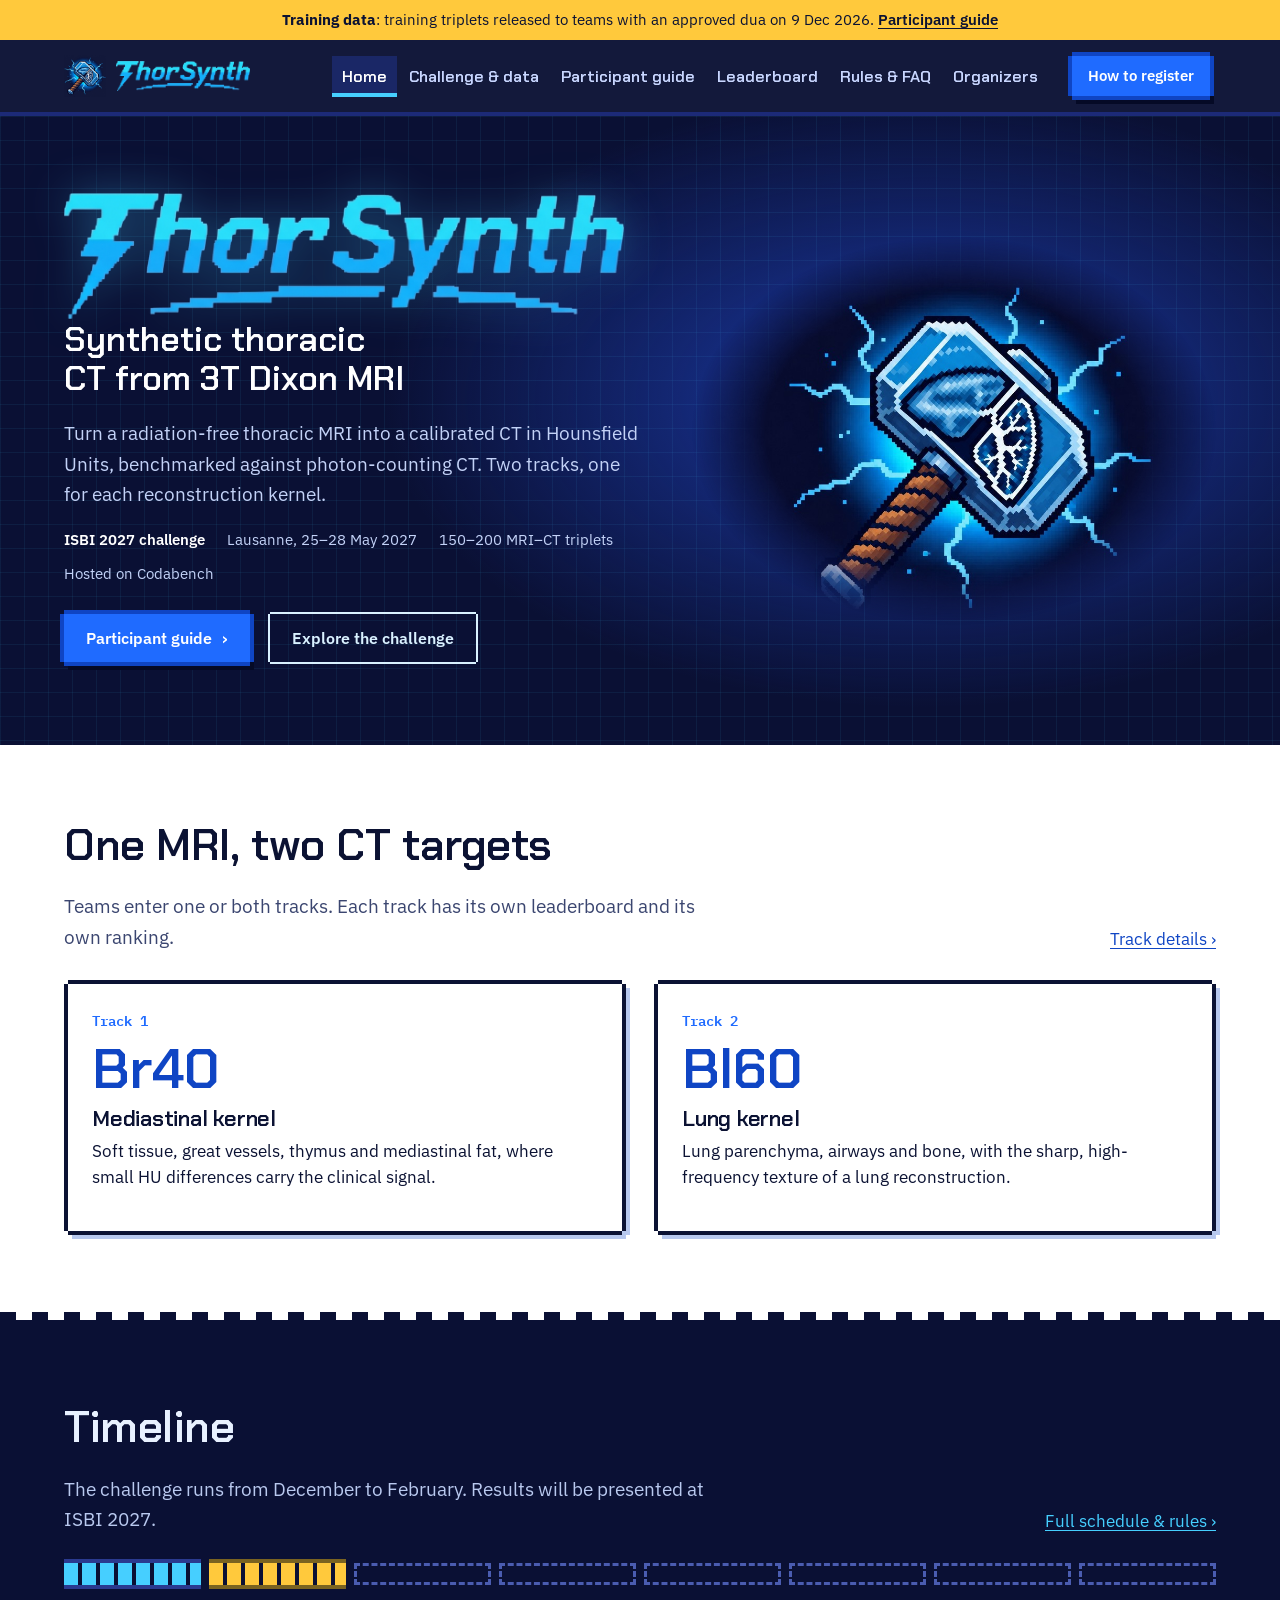
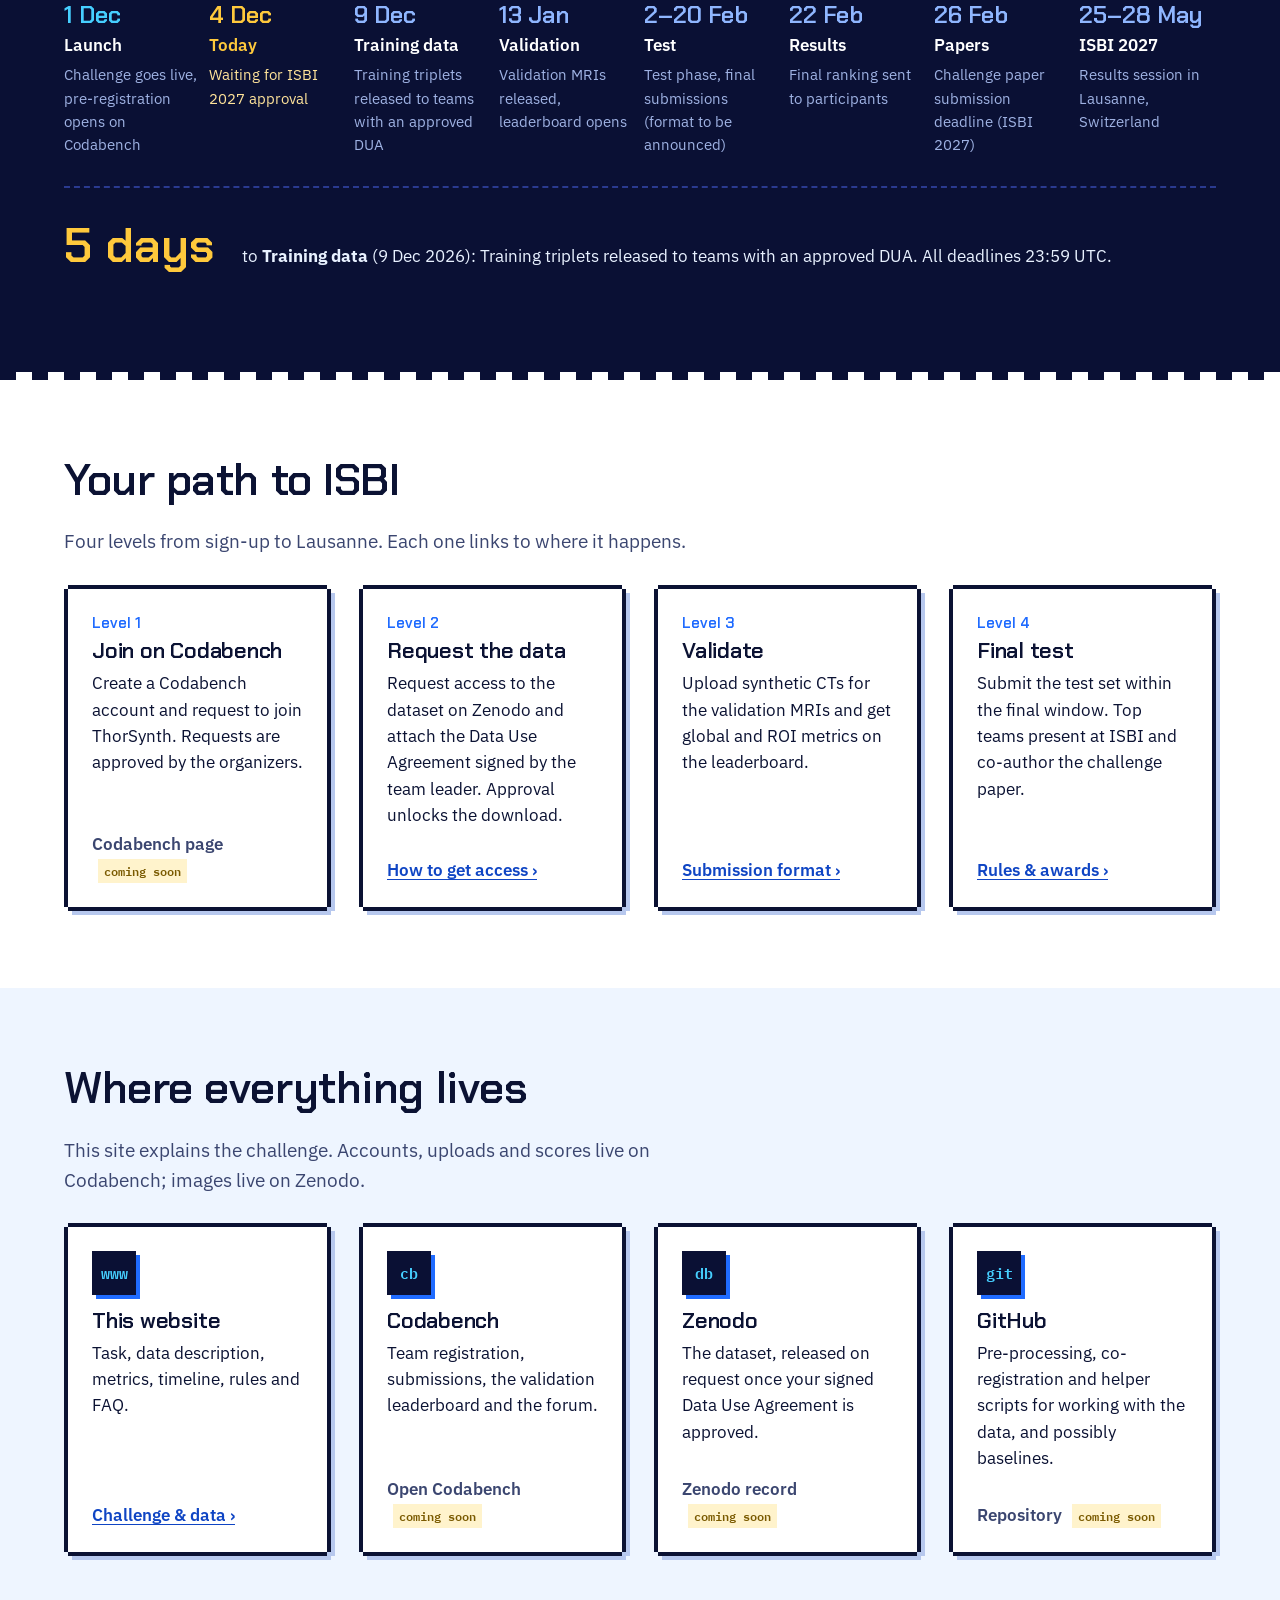
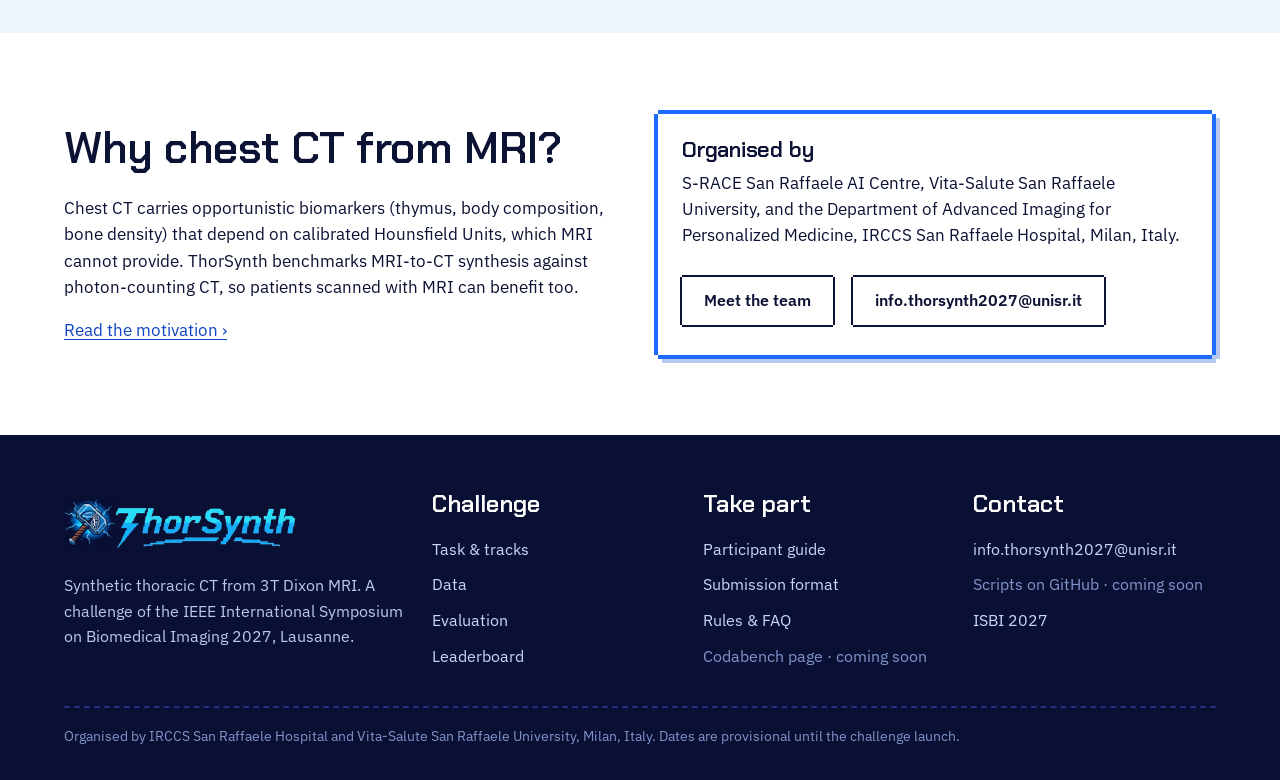
<file: index.html>
<!DOCTYPE html>
<html lang="en">
<head>
<meta charset="utf-8">
<meta name="viewport" content="width=device-width, initial-scale=1">
<title>ThorSynth Challenge</title>
<meta name="description" content="ThorSynth @ ISBI 2027: synthesise photon-counting chest CT (Br40 and Bl60 kernels) from 3T Dixon MRI.">
<link rel="icon" href="assets/favicon.png">
<link rel="preconnect" href="https://fonts.googleapis.com"><link rel="preconnect" href="https://fonts.gstatic.com" crossorigin>
<link href="https://fonts.googleapis.com/css2?family=IBM+Plex+Mono:wght@400;600&family=IBM+Plex+Sans:wght@400;600&family=Chakra+Petch:wght@600&display=swap" rel="stylesheet">
<link rel="stylesheet" href="assets/site.css">
</head>
<body data-page="home">
<main>
  <section class="hero band dark">
    <div class="wrap">
      <div>
        <h1><img src="assets/wordmark.png" alt="ThorSynth" width="1200" height="271"></h1>
        <p class="sub">Synthetic thoracic CT from 3T Dixon MRI</p>
        <p class="lede">Turn a radiation-free thoracic MRI into a calibrated CT in Hounsfield Units, benchmarked against photon-counting CT. Two tracks, one for each reconstruction kernel.</p>
        <ul class="facts">
          <li><b>ISBI 2027 challenge</b></li>
          <li>Lausanne, <span class="nowrap">25–28 May 2027</span></li>
          <li>150–200 MRI–CT triplets</li>
          <li>Hosted on Codabench</li>
        </ul>
        <div class="btn-row">
          <a class="btn" href="participate.html">Participant guide <span class="arr">›</span></a>
          <a class="btn ghost" href="challenge.html">Explore the challenge</a>
        </div>
      </div>
      <div class="hammer"><img src="assets/hammer.jpg" alt="ThorSynth logo: a pixel-art hammer with a lung on its head, surrounded by lightning" width="1000" height="740"></div>
    </div>
  </section>

  <section class="band">
    <div class="wrap">
      <div class="head">
        <div><h2>One MRI, two CT targets</h2><p class="lede">Teams enter one or both tracks. Each track has its own leaderboard and its own ranking.</p></div>
        <a href="challenge.html#tracks">Track details ›</a>
      </div>
      <div class="grid g2">
        <article class="px lift pane"><div class="kicker">Track 1</div><div class="big">Br40</div><h3>Mediastinal kernel</h3><p>Soft tissue, great vessels, thymus and mediastinal fat, where small HU differences carry the clinical signal.</p></article>
        <article class="px lift pane"><div class="kicker">Track 2</div><div class="big">Bl60</div><h3>Lung kernel</h3><p>Lung parenchyma, airways and bone, with the sharp, high-frequency texture of a lung reconstruction.</p></article>
      </div>
    </div>
  </section>

  <div class="steps-edge up" aria-hidden="true"></div>
  <section class="band dark">
    <div class="wrap">
      <div class="head"><div><h2>Timeline</h2><p class="lede">The challenge runs from December to February. Results will be presented at ISBI 2027.</p></div><a href="rules.html#schedule">Full schedule & rules ›</a></div>
      <div class="lvl" id="timeline"></div>
      <div class="next" id="next"></div>
    </div>
  </section>
  <div class="steps-edge" aria-hidden="true"></div>

  <section class="band">
    <div class="wrap">
      <div class="head"><div><h2>Your path to ISBI</h2><p class="lede">Four levels from sign-up to Lausanne. Each one links to where it happens.</p></div></div>
      <div class="grid g4 quest">
        <article class="px lift card"><div class="lv">Level 1</div><h3>Join on Codabench</h3><p>Create a Codabench account and request to join ThorSynth. Requests are approved by the organizers.</p><a class="more" data-link="codabench" href="#">Codabench page ›</a></article>
        <article class="px lift card"><div class="lv">Level 2</div><h3>Request the data</h3><p>Request access to the dataset on Zenodo and attach the Data Use Agreement signed by the team leader. Approval unlocks the download.</p><a class="more" href="participate.html#register">How to get access ›</a></article>
        <article class="px lift card"><div class="lv">Level 3</div><h3>Validate</h3><p>Upload synthetic CTs for the validation MRIs and get global and ROI metrics on the leaderboard.</p><a class="more" href="participate.html#submission">Submission format ›</a></article>
        <article class="px lift card"><div class="lv">Level 4</div><h3>Final test</h3><p>Submit the test set within the final window. Top teams present at ISBI and co-author the challenge paper.</p><a class="more" href="rules.html">Rules & awards ›</a></article>
      </div>
    </div>
  </section>

  <section class="band mist">
    <div class="wrap">
      <div class="head"><div><h2>Where everything lives</h2><p class="lede">This site explains the challenge. Accounts, uploads and scores live on Codabench; images live on Zenodo.</p></div></div>
      <div class="grid g4">
        <article class="px lift pane"><div class="badge" aria-hidden="true">www</div><h3>This website</h3><p>Task, data description, metrics, timeline, rules and FAQ.</p><a class="go" href="challenge.html">Challenge & data ›</a></article>
        <article class="px lift pane"><div class="badge" aria-hidden="true">cb</div><h3>Codabench</h3><p>Team registration, submissions, the validation leaderboard and the forum.</p><a class="go" data-link="codabench" href="#">Open Codabench ›</a></article>
        <article class="px lift pane"><div class="badge" aria-hidden="true">db</div><h3>Zenodo</h3><p>The dataset, released on request once your signed Data Use Agreement is approved.</p><a class="go" data-link="dataHost" href="#">Zenodo record ›</a></article>
        <article class="px lift pane"><div class="badge" aria-hidden="true">git</div><h3>GitHub</h3><p>Pre-processing, co-registration and helper scripts for working with the data, and possibly baselines.</p><a class="go" data-link="github" href="#">Repository ›</a></article>
      </div>
    </div>
  </section>

  <section class="band">
    <div class="wrap grid g2" style="align-items:center">
      <div>
        <h2>Why chest CT from MRI?</h2>
        <p>Chest CT carries opportunistic biomarkers (thymus, body composition, bone density) that depend on calibrated Hounsfield Units, which MRI cannot provide. ThorSynth benchmarks MRI-to-CT synthesis against photon-counting CT, so patients scanned with MRI can benefit too.</p>
        <a href="challenge.html#motivation">Read the motivation ›</a>
      </div>
      <div class="px lift card" style="--c:var(--blue)">
        <h3>Organised by</h3>
        <p>S-RACE San Raffaele AI Centre, Vita-Salute San Raffaele University, and the Department of Advanced Imaging for Personalized Medicine, IRCCS San Raffaele Hospital, Milan, Italy.</p>
        <div class="btn-row"><a class="btn ghost" href="organizers.html">Meet the team</a><a class="btn ghost" data-email href="#">Email</a></div>
      </div>
    </div>
  </section>
</main>
<script src="assets/config.js"></script>
<script src="assets/site.js"></script>
</body>
</html>
</file>
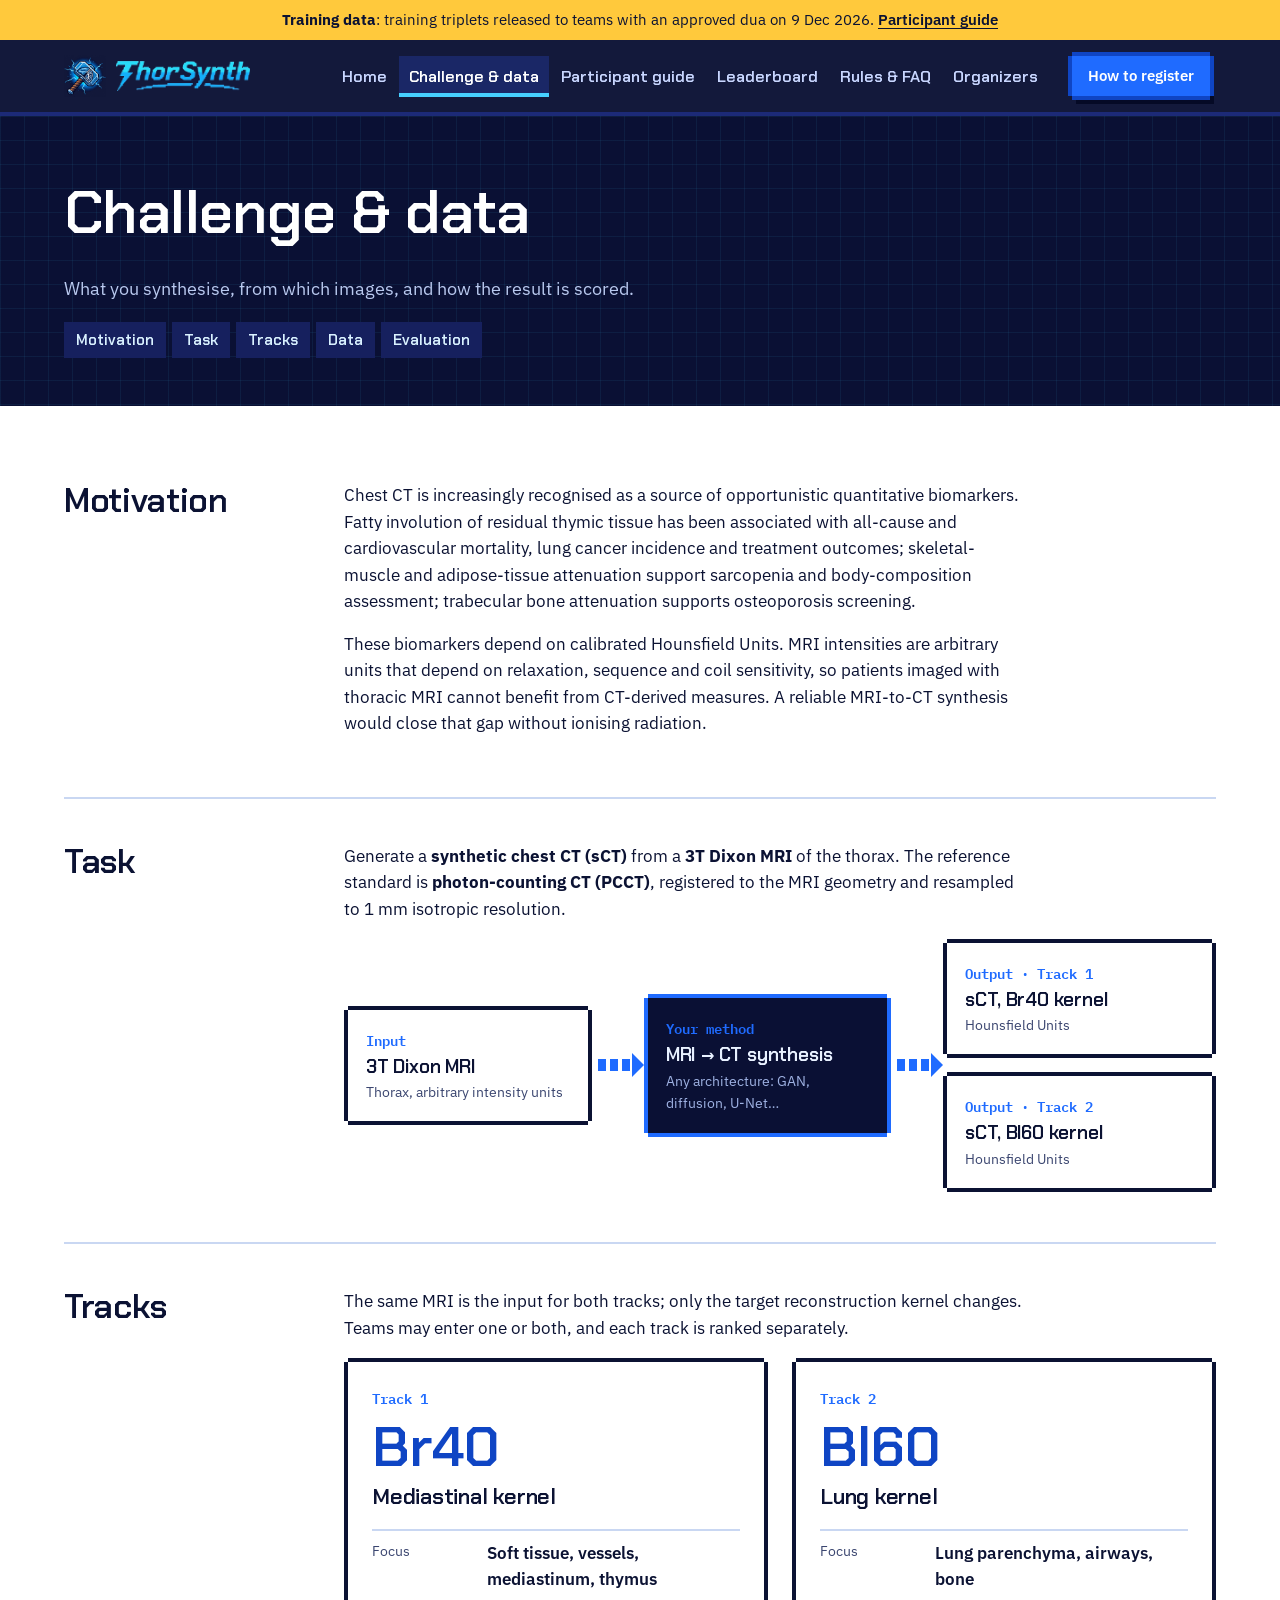
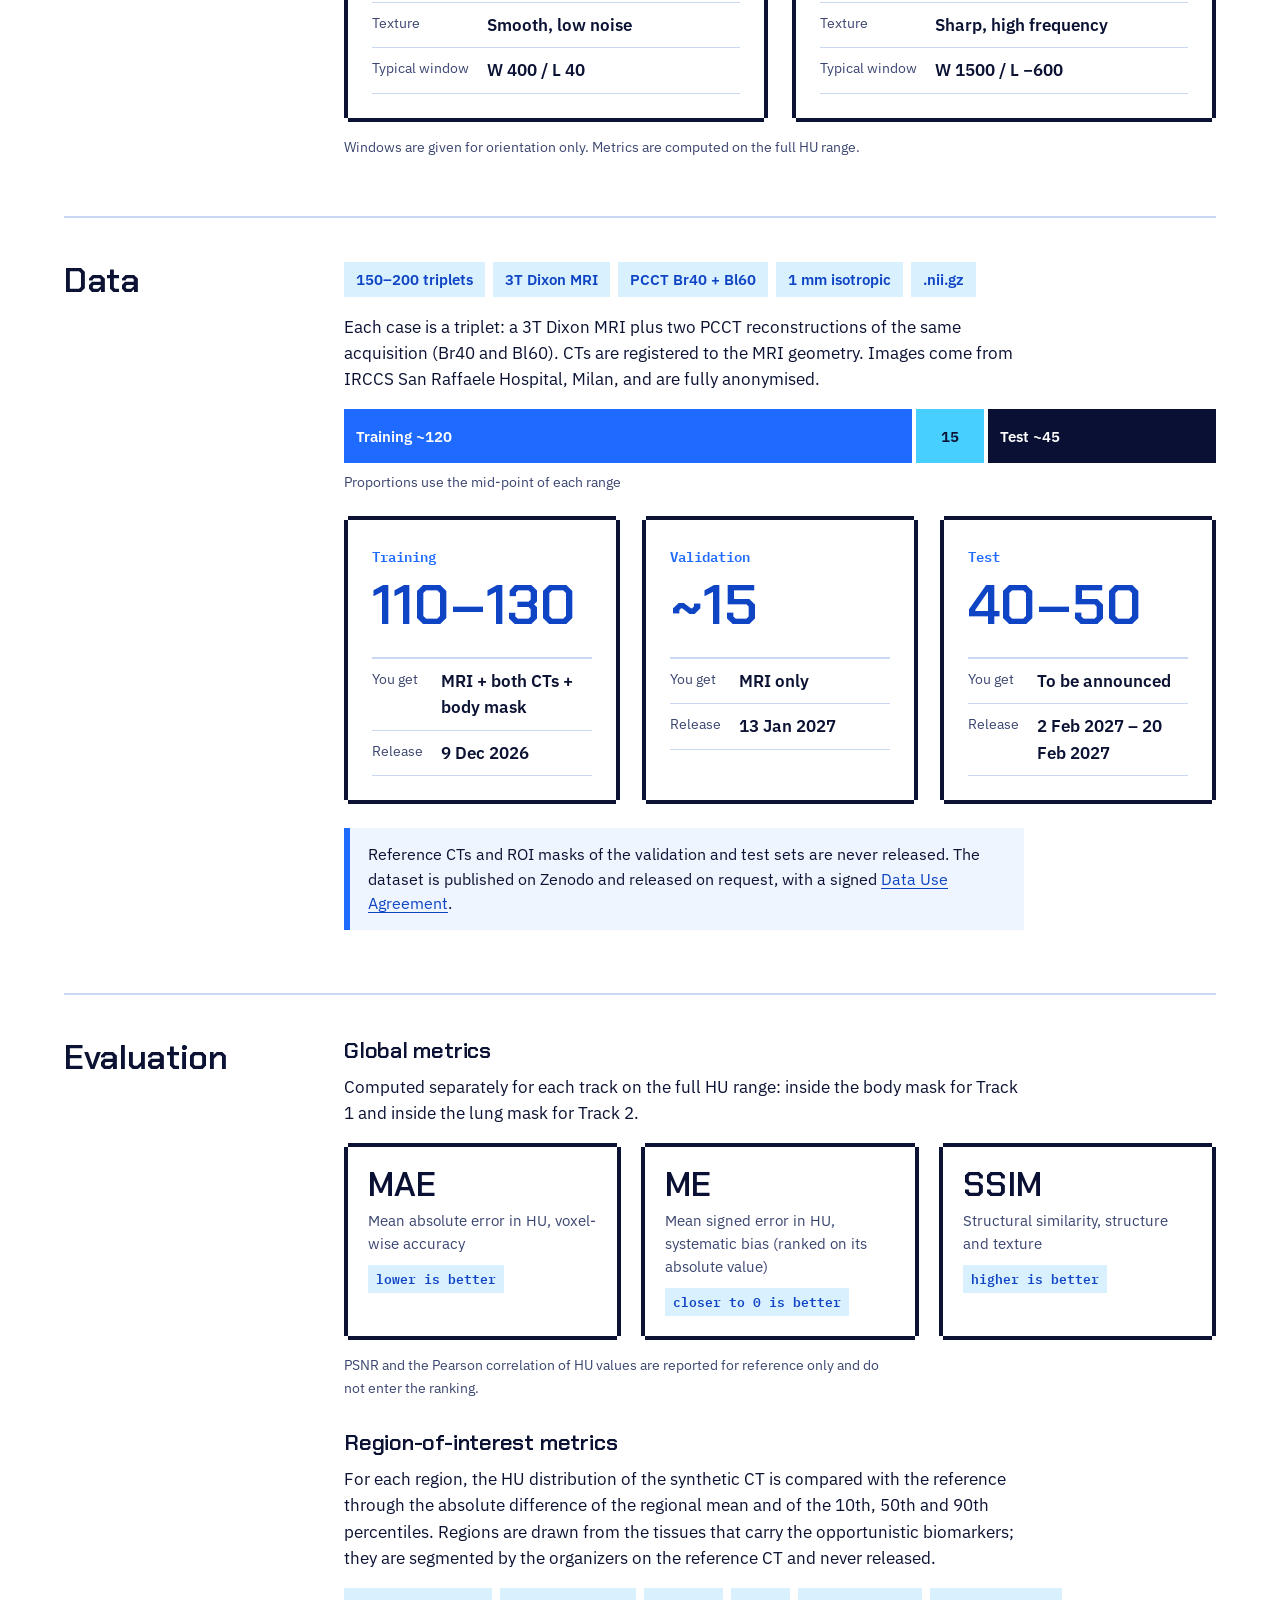
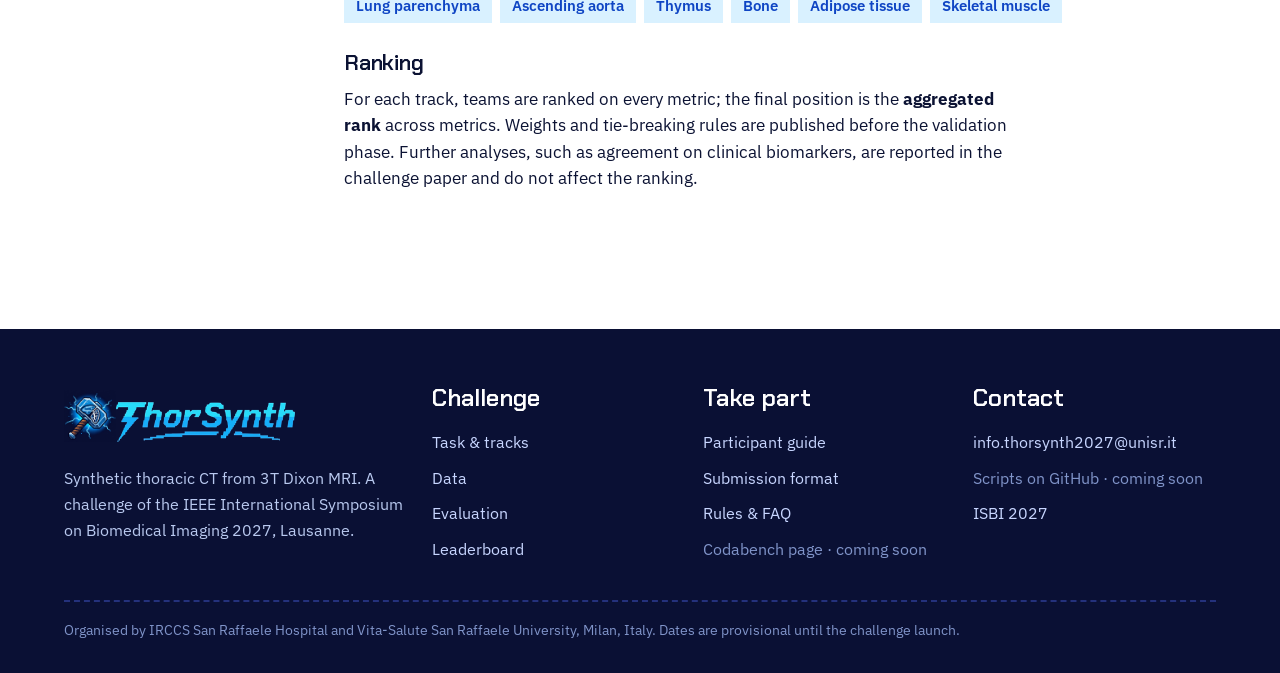
<file: challenge.html>
<!DOCTYPE html>
<html lang="en">
<head>
<meta charset="utf-8">
<meta name="viewport" content="width=device-width, initial-scale=1">
<title>ThorSynth Challenge & data</title>
<link rel="icon" href="assets/favicon.png">
<link rel="preconnect" href="https://fonts.googleapis.com"><link rel="preconnect" href="https://fonts.gstatic.com" crossorigin>
<link href="https://fonts.googleapis.com/css2?family=IBM+Plex+Mono:wght@400;600&family=IBM+Plex+Sans:wght@400;600&family=Chakra+Petch:wght@600&display=swap" rel="stylesheet">
<link rel="stylesheet" href="assets/site.css">
</head>
<body data-page="challenge">
<main>
  <header class="page-head">
    <div class="wrap">
      <h1>Challenge & data</h1>
      <p>What you synthesise, from which images, and how the result is scored.</p>
      <nav class="toc" aria-label="On this page"><a href="#motivation">Motivation</a><a href="#task">Task</a><a href="#tracks">Tracks</a><a href="#data">Data</a><a href="#evaluation">Evaluation</a></nav>
    </div>
  </header>

  <section class="band"><div class="wrap">
    <div class="sec" id="motivation">
      <h2>Motivation</h2>
      <div>
        <p>Chest CT is increasingly recognised as a source of opportunistic quantitative biomarkers. Fatty involution of residual thymic tissue has been associated with all-cause and cardiovascular mortality, lung cancer incidence and treatment outcomes; skeletal-muscle and adipose-tissue attenuation support sarcopenia and body-composition assessment; trabecular bone attenuation supports osteoporosis screening.</p>
        <p>These biomarkers depend on calibrated Hounsfield Units. MRI intensities are arbitrary units that depend on relaxation, sequence and coil sensitivity, so patients imaged with thoracic MRI cannot benefit from CT-derived measures. A reliable MRI-to-CT synthesis would close that gap without ionising radiation.</p>
      </div>
    </div>

    <div class="sec" id="task">
      <h2>Task</h2>
      <div>
        <p>Generate a <b>synthetic chest CT (sCT)</b> from a <b>3T Dixon MRI</b> of the thorax. The reference standard is <b>photon-counting CT (PCCT)</b>, registered to the MRI geometry and resampled to 1 mm isotropic resolution.</p>
        <div class="flow" role="img" aria-label="Pipeline: 3T Dixon MRI goes into your model, which outputs a synthetic CT for the Br40 and the Bl60 kernel">
          <div class="px node"><div class="kicker">Input</div><h3>3T Dixon MRI</h3><div class="small">Thorax, arbitrary intensity units</div></div>
          <div class="arrow" aria-hidden="true"></div>
          <div class="px node ink"><div class="kicker">Your method</div><h3>MRI → CT synthesis</h3><div class="small">Any architecture: GAN, diffusion, U-Net…</div></div>
          <div class="arrow" aria-hidden="true"></div>
          <div class="outs">
            <div class="px node"><div class="kicker">Output · Track 1</div><h3>sCT, Br40 kernel</h3><div class="small">Hounsfield Units</div></div>
            <div class="px node"><div class="kicker">Output · Track 2</div><h3>sCT, Bl60 kernel</h3><div class="small">Hounsfield Units</div></div>
          </div>
        </div>
      </div>
    </div>

    <div class="sec" id="tracks">
      <h2>Tracks</h2>
      <div>
        <p>The same MRI is the input for both tracks; only the target reconstruction kernel changes. Teams may enter one or both, and each track is ranked separately.</p>
        <div class="grid g2" style="gap:24px">
          <article class="px pane"><div class="kicker">Track 1</div><div class="big">Br40</div><h3>Mediastinal kernel</h3>
            <dl class="spec"><dt>Focus</dt><dd>Soft tissue, vessels, mediastinum, thymus</dd><dt>Texture</dt><dd>Smooth, low noise</dd><dt>Typical window</dt><dd class="nowrap">W 400 / L 40</dd></dl></article>
          <article class="px pane"><div class="kicker">Track 2</div><div class="big">Bl60</div><h3>Lung kernel</h3>
            <dl class="spec"><dt>Focus</dt><dd>Lung parenchyma, airways, bone</dd><dt>Texture</dt><dd>Sharp, high frequency</dd><dt>Typical window</dt><dd class="nowrap">W 1500 / L −600</dd></dl></article>
        </div>
        <p class="small" style="margin-top:14px">Windows are given for orientation only. Metrics are computed on the full HU range.</p>
      </div>
    </div>

    <div class="sec" id="data">
      <h2>Data</h2>
      <div>
        <ul class="chips"><li>150–200 triplets</li><li>3T Dixon MRI</li><li>PCCT Br40 + Bl60</li><li>1 mm isotropic</li><li>.nii.gz</li></ul>
        <p>Each case is a triplet: a 3T Dixon MRI plus two PCCT reconstructions of the same acquisition (Br40 and Bl60). CTs are registered to the MRI geometry. Images come from IRCCS San Raffaele Hospital, Milan, and are fully anonymised.</p>
        <div class="split" role="img" aria-label="Approximate split: 120 training, 15 validation, 45 test cases"><div class="tr">Training ~120</div><div class="va">15</div><div class="te">Test ~45</div></div>
        <div class="legend"><span>Proportions use the mid-point of each range</span></div>
        <div class="grid g3" style="gap:22px">
          <article class="px pane"><div class="kicker">Training</div><div class="big">110–130</div><dl class="spec"><dt>You get</dt><dd>MRI + both CTs + body mask</dd><dt>Release</dt><dd class="nowrap" data-date="Training data"></dd></dl></article>
          <article class="px pane"><div class="kicker">Validation</div><div class="big">~15</div><dl class="spec"><dt>You get</dt><dd>MRI only</dd><dt>Release</dt><dd class="nowrap" data-date="Validation"></dd></dl></article>
          <article class="px pane"><div class="kicker">Test</div><div class="big">40–50</div><dl class="spec"><dt>You get</dt><dd>To be announced</dd><dt>Release</dt><dd data-date="Test"></dd></dl></article>
        </div>
        <p class="note" style="margin-top:24px">Reference CTs and ROI masks of the validation and test sets are never released. The dataset is published on Zenodo and released on request, with a signed <a href="participate.html#register">Data Use Agreement</a>.</p>
      </div>
    </div>

    <div class="sec" id="evaluation">
      <h2>Evaluation</h2>
      <div>
        <h3>Global metrics</h3>
        <p>Computed separately for each track on the full HU range: inside the body mask for Track 1 and inside the lung mask for Track 2.</p>
        <div class="grid g3" style="gap:20px">
          <div class="px metric"><div class="abbr">MAE</div><p>Mean absolute error in HU, voxel-wise accuracy</p><span class="dir">lower is better</span></div>
          <div class="px metric"><div class="abbr">ME</div><p>Mean signed error in HU, systematic bias (ranked on its absolute value)</p><span class="dir">closer to 0 is better</span></div>
          <div class="px metric"><div class="abbr">SSIM</div><p>Structural similarity, structure and texture</p><span class="dir">higher is better</span></div>
        </div>
        <p class="small" style="margin-top:14px">PSNR and the Pearson correlation of HU values are reported for reference only and do not enter the ranking.</p>
        <h3 style="margin-top:32px">Region-of-interest metrics</h3>
        <p>For each region, the HU distribution of the synthetic CT is compared with the reference through the absolute difference of the regional mean and of the 10th, 50th and 90th percentiles. Regions are drawn from the tissues that carry the opportunistic biomarkers; they are segmented by the organizers on the reference CT and never released.</p>
        <ul class="chips"><li>Lung parenchyma</li><li>Ascending aorta</li><li>Thymus</li><li>Bone</li><li>Adipose tissue</li><li>Skeletal muscle</li></ul>
        <h3 style="margin-top:28px">Ranking</h3>
        <p>For each track, teams are ranked on every metric; the final position is the <b>aggregated rank</b> across metrics. Weights and tie-breaking rules are published before the validation phase. Further analyses, such as agreement on clinical biomarkers, are reported in the challenge paper and do not affect the ranking.</p>
      </div>
    </div>
  </div></section>
</main>
<script src="assets/config.js"></script>
<script src="assets/site.js"></script>
</body>
</html>
</file>
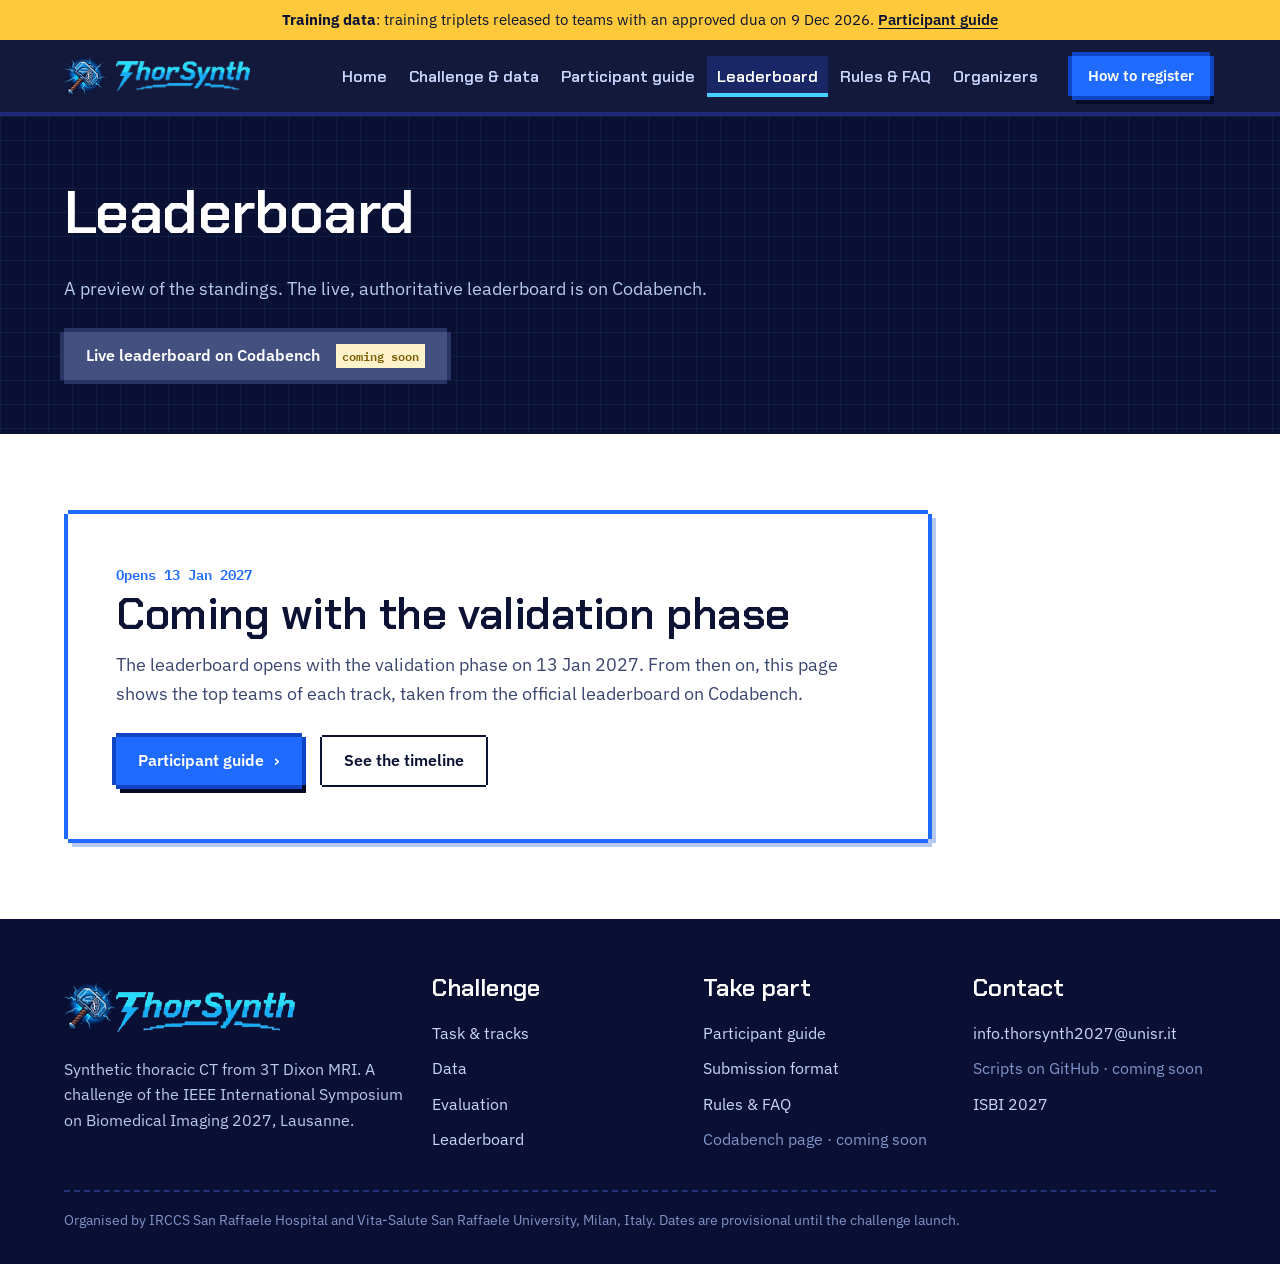
<file: leaderboard.html>
<!DOCTYPE html>
<html lang="en">
<head>
<meta charset="utf-8">
<meta name="viewport" content="width=device-width, initial-scale=1">
<title>ThorSynth Leaderboard</title>
<link rel="icon" href="assets/favicon.png">
<link rel="preconnect" href="https://fonts.googleapis.com"><link rel="preconnect" href="https://fonts.gstatic.com" crossorigin>
<link href="https://fonts.googleapis.com/css2?family=IBM+Plex+Mono:wght@400;600&family=IBM+Plex+Sans:wght@400;600&family=Chakra+Petch:wght@600&display=swap" rel="stylesheet">
<link rel="stylesheet" href="assets/site.css">
</head>
<body data-page="leaderboard">
<main>
  <header class="page-head">
    <div class="wrap">
      <h1>Leaderboard</h1>
      <p>A preview of the standings. The live, authoritative leaderboard is on Codabench.</p>
      <div class="btn-row"><a class="btn" data-link="codabenchLeaderboard" href="#">Live leaderboard on Codabench <span class="arr">›</span></a></div>
    </div>
  </header>

  <section class="band"><div class="wrap">
    <div class="locked px lift" id="lb-locked" hidden>
      <div class="kicker">Opens <span data-date="Validation"></span></div>
      <h2>Coming with the validation phase</h2>
      <p>The leaderboard opens with the validation phase on <span data-date="Validation"></span>. From then on, this page shows the top teams of each track, taken from the official leaderboard on Codabench.</p>
      <div class="btn-row"><a class="btn" href="participate.html">Participant guide <span class="arr">›</span></a><a class="btn ghost" href="index.html#timeline">See the timeline</a></div>
    </div>
  </div><div class="wrap" id="lb">
    <div class="head" style="margin-bottom:18px">
      <div class="tabs" role="group" aria-label="Track">
        <button type="button" data-tr="br40" aria-pressed="true">Track 1 · Br40</button>
        <button type="button" data-tr="bl60" aria-pressed="false">Track 2 · Bl60</button>
      </div>
      <div class="tabs" role="group" aria-label="Phase">
        <button type="button" data-ph="val" aria-pressed="true">Validation</button>
        <button type="button" data-ph="test" aria-pressed="false">Test</button>
      </div>
    </div>
    <div class="board scroll">
      <div class="board-top"><span id="lb-title">Track 1 · Br40 — Validation</span><span class="small">sorted by average rank</span></div>
      <table class="t hs">
        <thead><tr><th>Rank</th><th>Team</th><th class="n">Avg. rank</th><th class="n">MAE (HU) ↓</th><th class="n">|ME| (HU) ↓</th><th class="n">SSIM ↑</th></tr></thead>
        <tbody id="lb-body"></tbody>
      </table>
    </div>
    <p class="small" style="margin-top:12px">Top teams of each track, taken from the official leaderboard on Codabench.</p>

    <div class="grid g3" style="margin-top:44px">
      <div class="px card"><h3>How ranks are built</h3><p>Each metric ranks the teams; the average of those ranks orders the table. ROI metrics are on Codabench's detailed view.</p></div>
      <div class="px card"><h3>Validation is a guide</h3><p>The validation board helps you iterate. Only the test phase decides the final ranking.</p></div>
      <div class="px card"><h3>Final results</h3><p>The official ranking follows the verification step and is sent to teams on <span data-date="Results"></span>.</p></div>
    </div>
  </div></section>
</main>
<script src="assets/config.js"></script>
<script src="assets/site.js"></script>
</body>
</html>
</file>
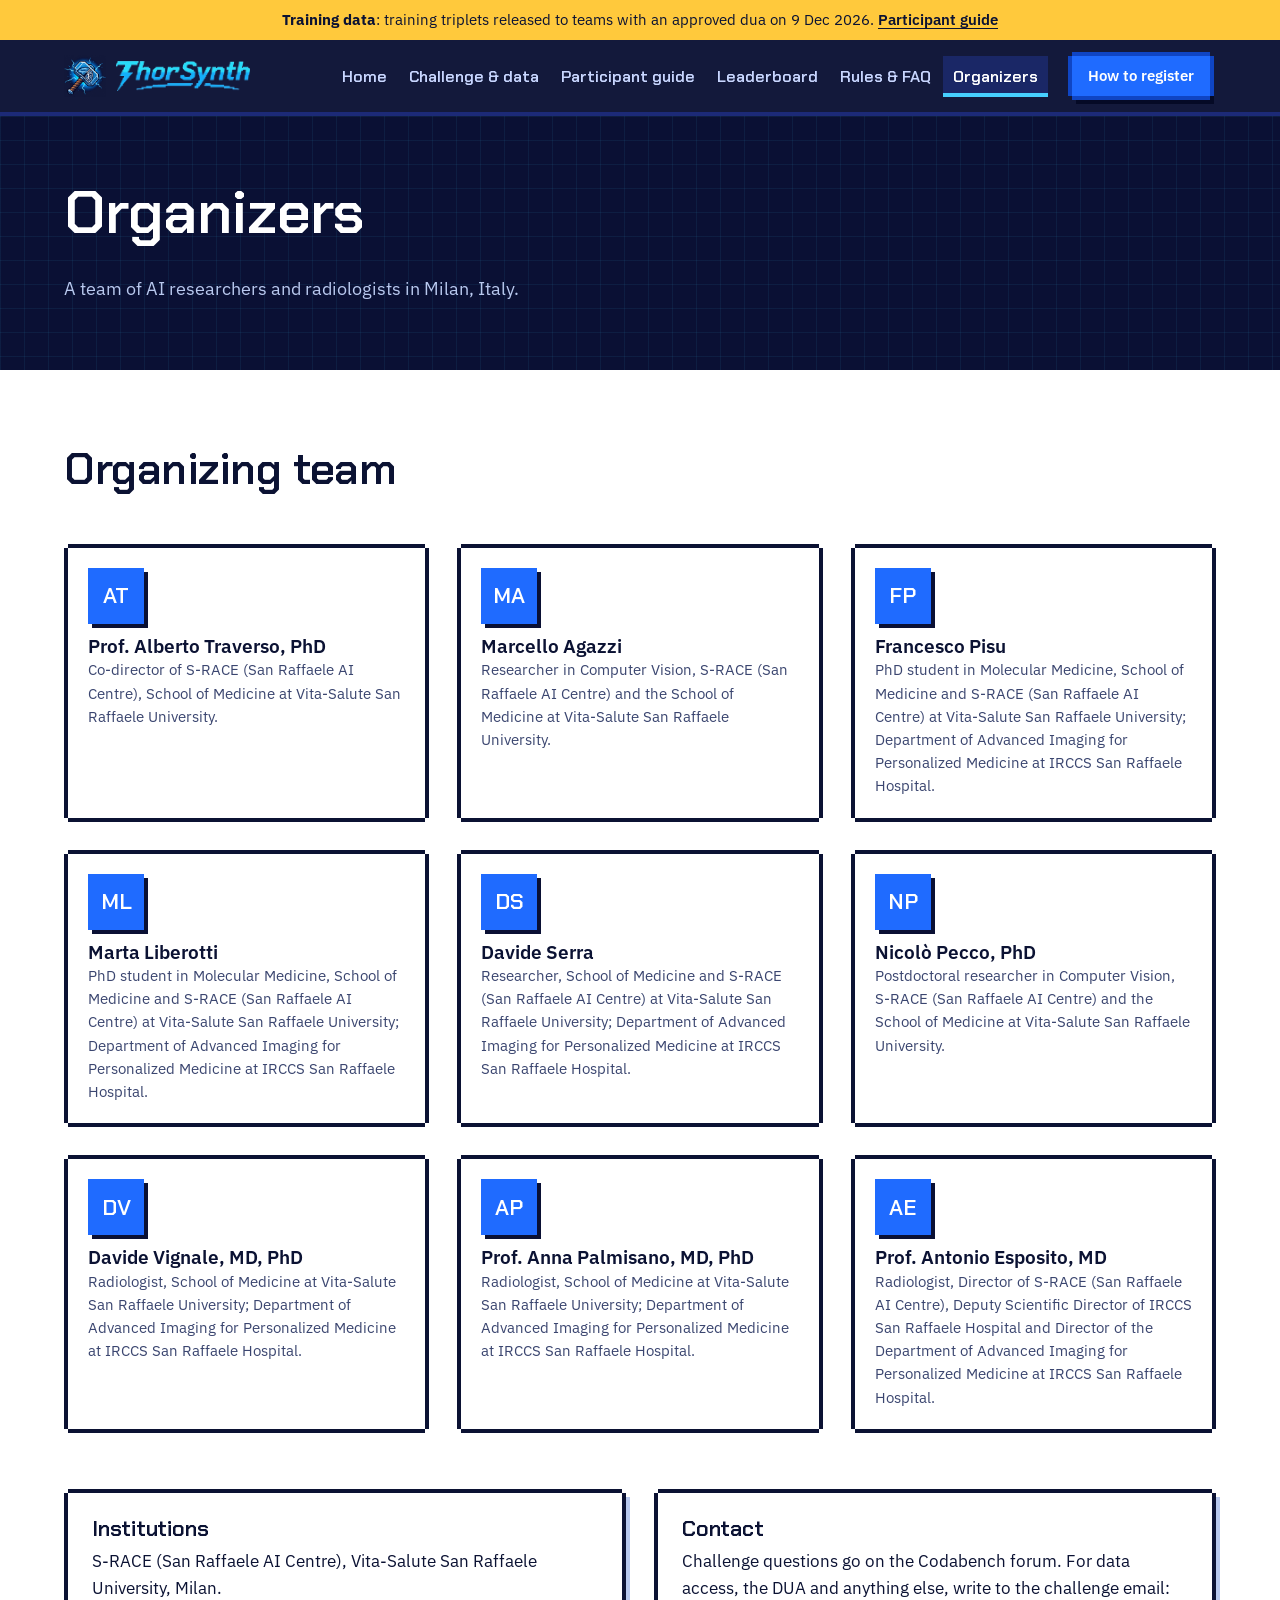
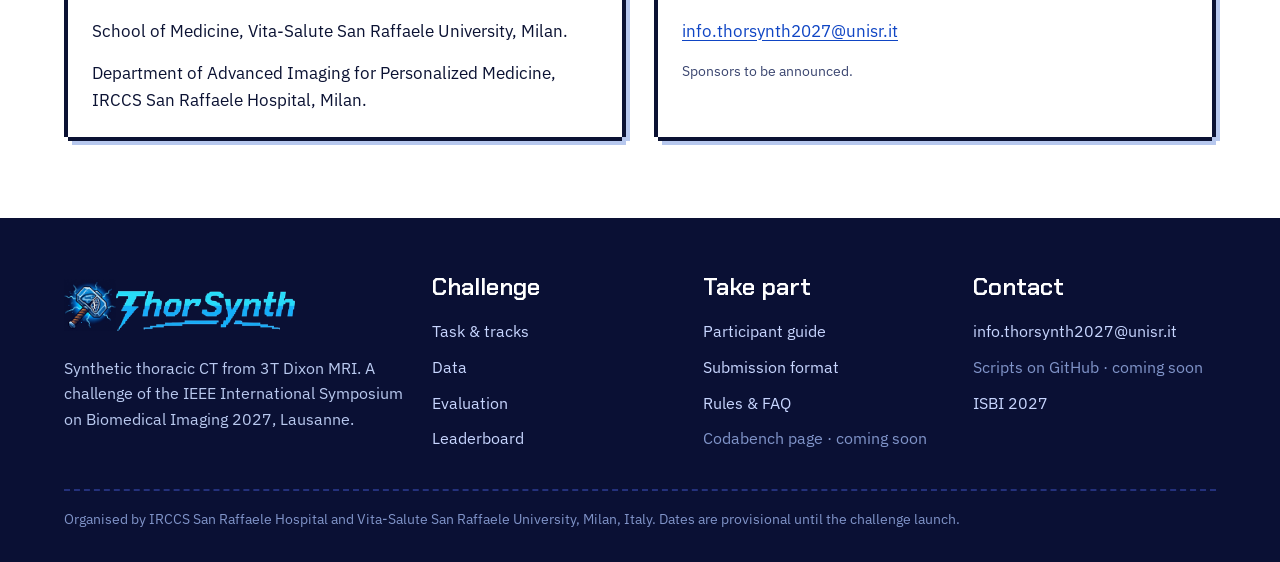
<file: organizers.html>
<!DOCTYPE html>
<html lang="en">
<head>
<meta charset="utf-8">
<meta name="viewport" content="width=device-width, initial-scale=1">
<title>ThorSynth Organizers</title>
<link rel="icon" href="assets/favicon.png">
<link rel="preconnect" href="https://fonts.googleapis.com"><link rel="preconnect" href="https://fonts.gstatic.com" crossorigin>
<link href="https://fonts.googleapis.com/css2?family=IBM+Plex+Mono:wght@400;600&family=IBM+Plex+Sans:wght@400;600&family=Chakra+Petch:wght@600&display=swap" rel="stylesheet">
<link rel="stylesheet" href="assets/site.css">
</head>
<body data-page="organizers">
<main>
  <header class="page-head">
    <div class="wrap">
      <h1>Organizers</h1>
      <p>A team of AI researchers and radiologists in Milan, Italy.</p>
    </div>
  </header>

  <section class="band"><div class="wrap">
    <div class="head"><h2>Organizing team</h2></div>
    <div class="grid g3" id="people"></div>

    <div class="grid g2" style="margin-top:56px">
      <div class="px lift card">
        <h3>Institutions</h3>
        <p>S-RACE (San Raffaele AI Centre), Vita-Salute San Raffaele University, Milan.</p>
        <p>School of Medicine, Vita-Salute San Raffaele University, Milan.</p>
        <p>Department of Advanced Imaging for Personalized Medicine, IRCCS San Raffaele Hospital, Milan.</p>
      </div>
      <div class="px lift card">
        <h3>Contact</h3>
        <p>Challenge questions go on the Codabench forum. For data access, the DUA and anything else, write to the challenge email:</p>
        <p><a data-email href="#"></a></p>
        <p class="small">Sponsors to be announced.</p>
      </div>
    </div>
  </div></section>
</main>
<script src="assets/config.js"></script>
<script src="assets/site.js"></script>
<script>
{
  const P = [
    ["Prof. Alberto Traverso, PhD", "Co-director of S-RACE (San Raffaele AI Centre), School of Medicine at Vita-Salute San Raffaele University."],
    ["Marcello Agazzi", "Researcher in Computer Vision, S-RACE (San Raffaele AI Centre) and the School of Medicine at Vita-Salute San Raffaele University."],
    ["Francesco Pisu", "PhD student in Molecular Medicine, School of Medicine and S-RACE (San Raffaele AI Centre) at Vita-Salute San Raffaele University; Department of Advanced Imaging for Personalized Medicine at IRCCS San Raffaele Hospital."],
    ["Marta Liberotti", "PhD student in Molecular Medicine, School of Medicine and S-RACE (San Raffaele AI Centre) at Vita-Salute San Raffaele University; Department of Advanced Imaging for Personalized Medicine at IRCCS San Raffaele Hospital."],
    ["Davide Serra", "Researcher, School of Medicine and S-RACE (San Raffaele AI Centre) at Vita-Salute San Raffaele University; Department of Advanced Imaging for Personalized Medicine at IRCCS San Raffaele Hospital."],
    ["Nicolò Pecco, PhD", "Postdoctoral researcher in Computer Vision, S-RACE (San Raffaele AI Centre) and the School of Medicine at Vita-Salute San Raffaele University."],
    ["Davide Vignale, MD, PhD", "Radiologist, School of Medicine at Vita-Salute San Raffaele University; Department of Advanced Imaging for Personalized Medicine at IRCCS San Raffaele Hospital."],
    ["Prof. Anna Palmisano, MD, PhD", "Radiologist, School of Medicine at Vita-Salute San Raffaele University; Department of Advanced Imaging for Personalized Medicine at IRCCS San Raffaele Hospital."],
    ["Prof. Antonio Esposito, MD", "Radiologist, Director of S-RACE (San Raffaele AI Centre), Deputy Scientific Director of IRCCS San Raffaele Hospital and Director of the Department of Advanced Imaging for Personalized Medicine at IRCCS San Raffaele Hospital."]
  ];
  const ini = n => n.replace(/^Prof\.\s*/, "").split(",")[0].split(" ").map(w => w[0]).join("").slice(0, 2);
  document.getElementById("people").innerHTML = P.map(([n, r]) => `<article class="px person"><div class="ini" aria-hidden="true">${ini(n)}</div><h3>${n}</h3><p>${r}</p></article>`).join("");
}
</script>
</body>
</html>
</file>
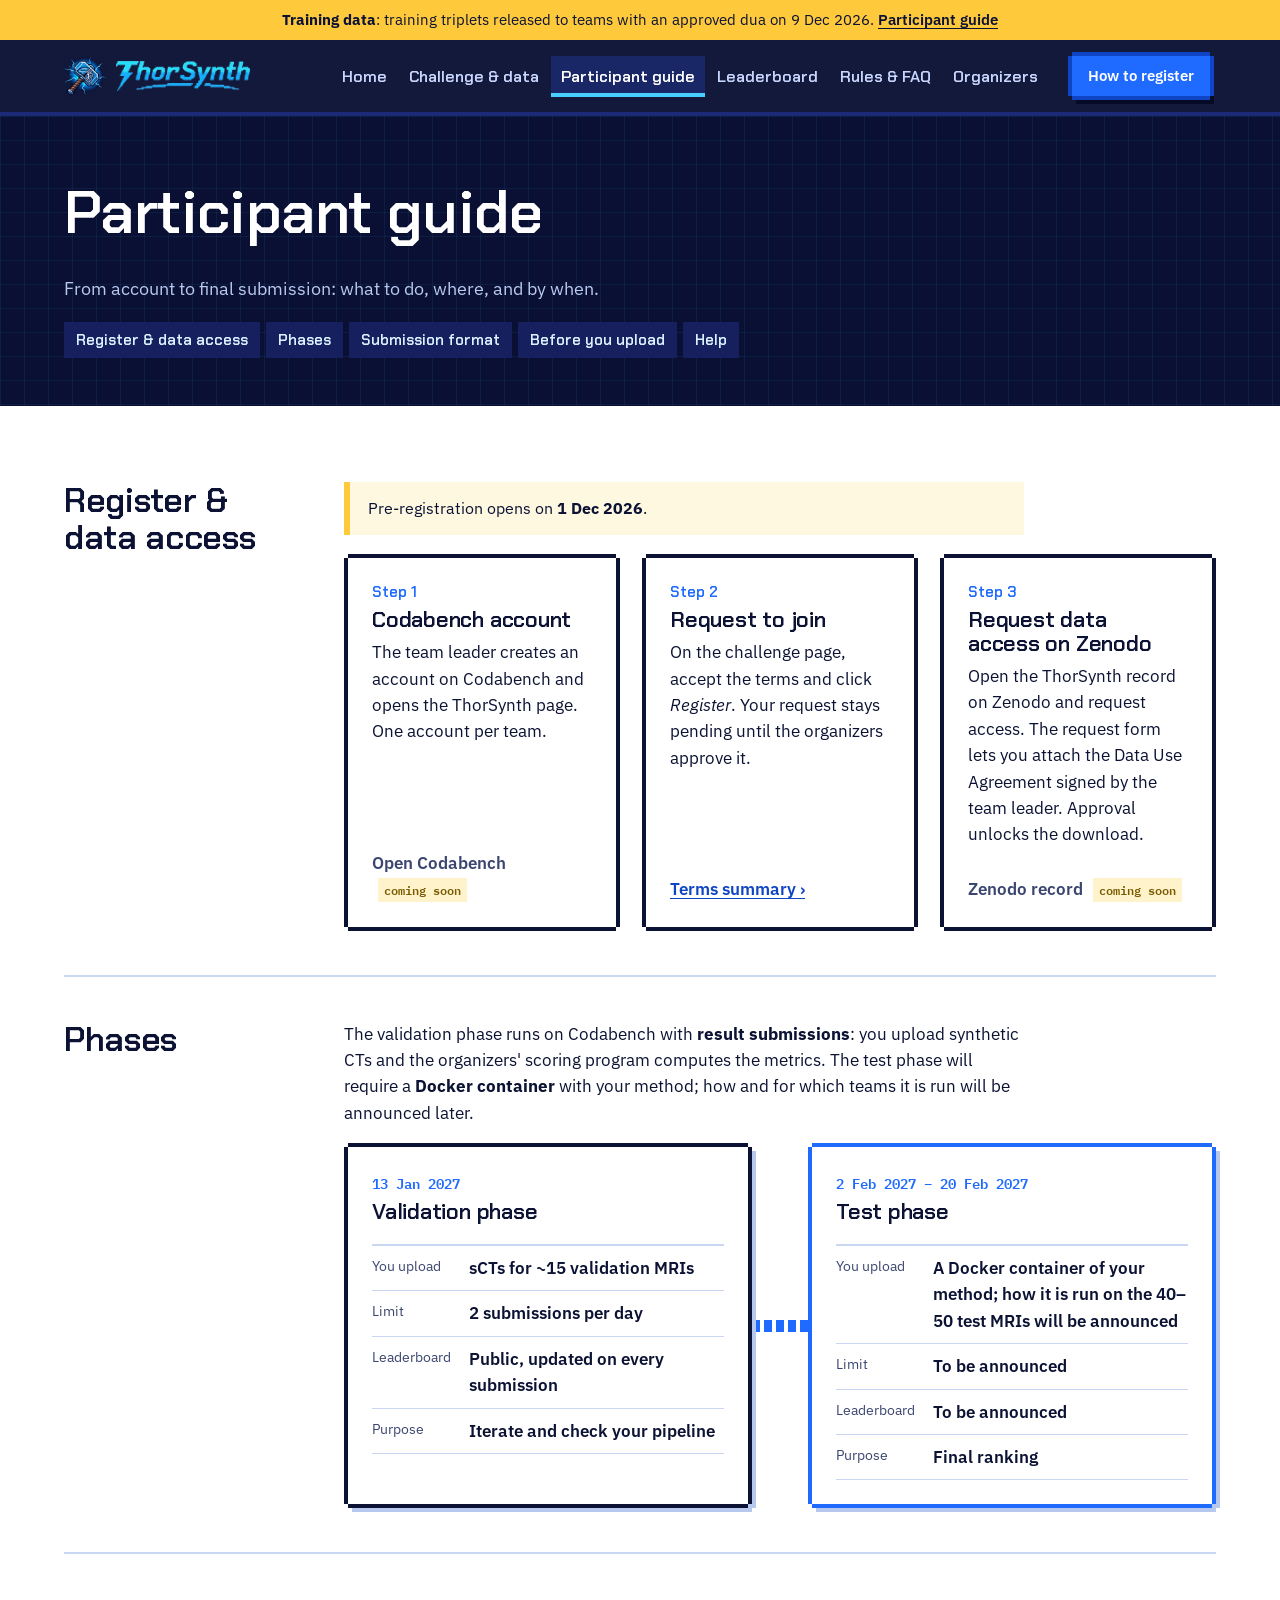
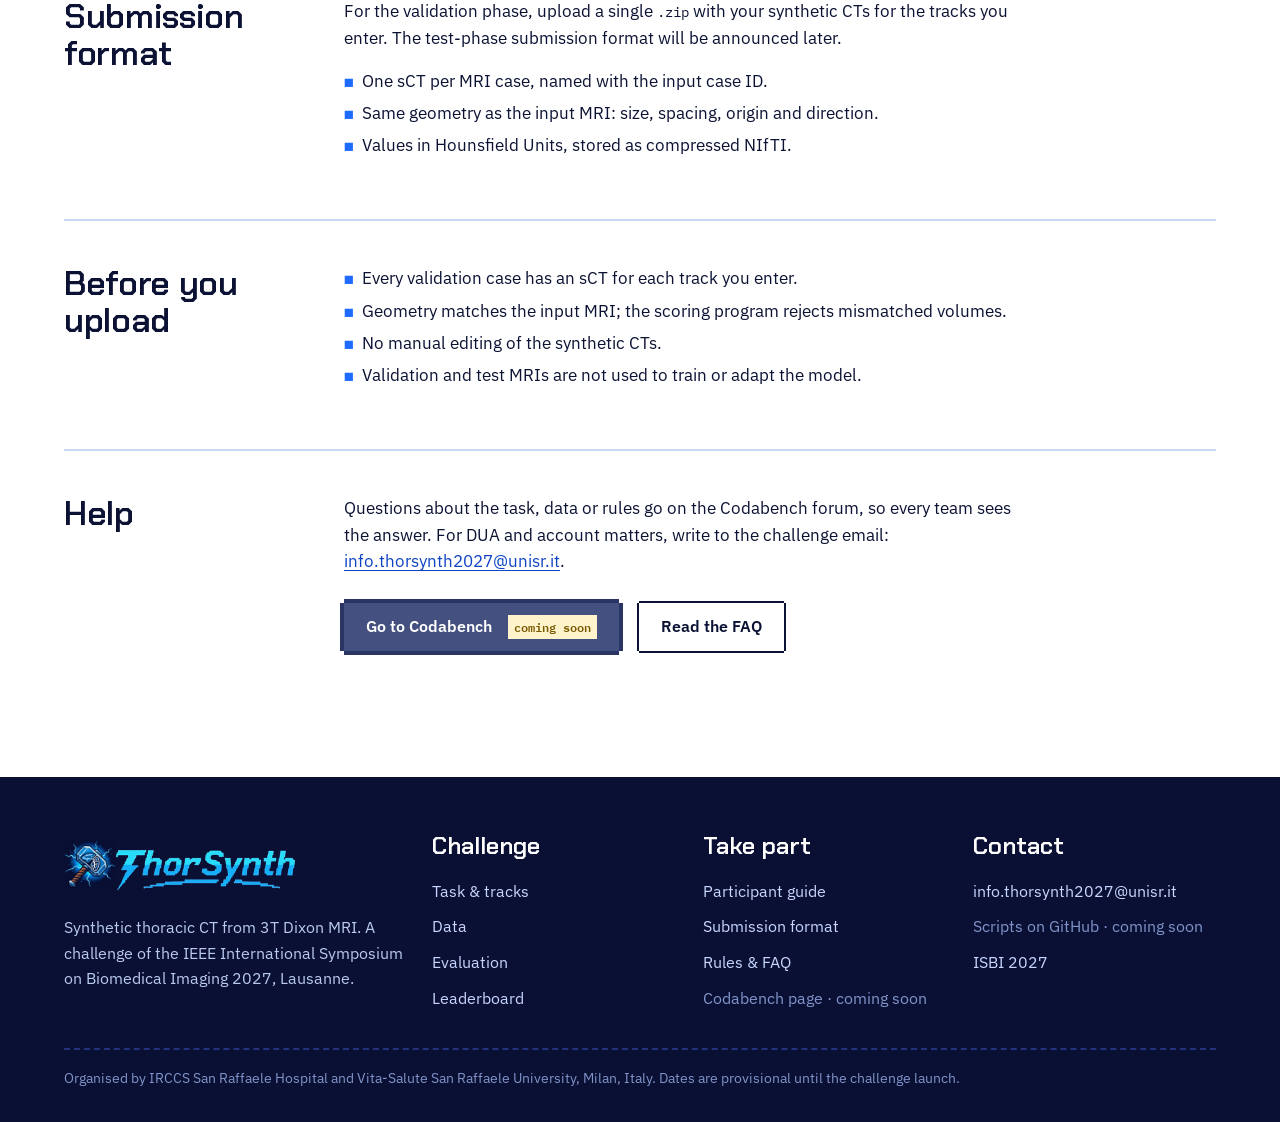
<file: participate.html>
<!DOCTYPE html>
<html lang="en">
<head>
<meta charset="utf-8">
<meta name="viewport" content="width=device-width, initial-scale=1">
<title>ThorSynth Participant guide</title>
<link rel="icon" href="assets/favicon.png">
<link rel="preconnect" href="https://fonts.googleapis.com"><link rel="preconnect" href="https://fonts.gstatic.com" crossorigin>
<link href="https://fonts.googleapis.com/css2?family=IBM+Plex+Mono:wght@400;600&family=IBM+Plex+Sans:wght@400;600&family=Chakra+Petch:wght@600&display=swap" rel="stylesheet">
<link rel="stylesheet" href="assets/site.css">
</head>
<body data-page="participate">
<main>
  <header class="page-head">
    <div class="wrap">
      <h1>Participant guide</h1>
      <p>From account to final submission: what to do, where, and by when.</p>
      <nav class="toc" aria-label="On this page"><a href="#register">Register & data access</a><a href="#phases">Phases</a><a href="#submission">Submission format</a><a href="#checklist">Before you upload</a><a href="#help">Help</a></nav>
    </div>
  </header>

  <section class="band"><div class="wrap">
    <div class="sec" id="register">
      <h2>Register & data access</h2>
      <div>
        <p class="note warn">Pre-registration opens on <b data-date="Launch"></b>.</p>
        <div class="grid g3 quest" style="gap:22px">
          <article class="px card"><div class="lv">Step 1</div><h3>Codabench account</h3><p>The team leader creates an account on Codabench and opens the ThorSynth page. One account per team.</p><a class="more" data-link="codabench" href="#">Open Codabench ›</a></article>
          <article class="px card"><div class="lv">Step 2</div><h3>Request to join</h3><p>On the challenge page, accept the terms and click <i>Register</i>. Your request stays pending until the organizers approve it.</p><a class="more" href="rules.html#terms">Terms summary ›</a></article>
          <article class="px card"><div class="lv">Step 3</div><h3>Request data access on Zenodo</h3><p>Open the ThorSynth record on Zenodo and request access. The request form lets you attach the Data Use Agreement signed by the team leader. Approval unlocks the download.</p><a class="more" data-link="dataHost" href="#">Zenodo record ›</a></article>
        </div>
      </div>
    </div>

    <div class="sec" id="phases">
      <h2>Phases</h2>
      <div>
        <p>The validation phase runs on Codabench with <b>result submissions</b>: you upload synthetic CTs and the organizers' scoring program computes the metrics. The test phase will require a <b>Docker container</b> with your method; how and for which teams it is run will be announced later.</p>
        <div class="phases">
          <article class="px lift pane"><div class="kicker" data-date="Validation"></div><h3>Validation phase</h3>
            <dl class="spec"><dt>You upload</dt><dd>sCTs for ~15 validation MRIs</dd><dt>Limit</dt><dd>2 submissions per day</dd><dt>Leaderboard</dt><dd>Public, updated on every submission</dd><dt>Purpose</dt><dd>Iterate and check your pipeline</dd></dl></article>
          <div class="link" aria-hidden="true"></div>
          <article class="px lift pane" style="--c:var(--blue)"><div class="kicker" data-date="Test"></div><h3>Test phase</h3>
            <dl class="spec"><dt>You upload</dt><dd>A Docker container of your method; how it is run on the 40–50 test MRIs will be announced</dd><dt>Limit</dt><dd>To be announced</dd><dt>Leaderboard</dt><dd>To be announced</dd><dt>Purpose</dt><dd>Final ranking</dd></dl></article>
        </div>
      </div>
    </div>

    <div class="sec" id="submission">
      <h2>Submission format</h2>
      <div>
        <p>For the validation phase, upload a single <code>.zip</code> with your synthetic CTs for the tracks you enter. The test-phase submission format will be announced later.</p>
        <ul class="clean">
          <li>One sCT per MRI case, named with the input case ID.</li>
          <li>Same geometry as the input MRI: size, spacing, origin and direction.</li>
          <li>Values in Hounsfield Units, stored as compressed NIfTI.</li>
        </ul>
      </div>
    </div>

    <div class="sec" id="checklist">
      <h2>Before you upload</h2>
      <div>
        <ul class="clean">
          <li>Every validation case has an sCT for each track you enter.</li>
          <li>Geometry matches the input MRI; the scoring program rejects mismatched volumes.</li>
          <li>No manual editing of the synthetic CTs.</li>
          <li>Validation and test MRIs are not used to train or adapt the model.</li>
        </ul>
      </div>
    </div>

    <div class="sec" id="help">
      <h2>Help</h2>
      <div>
        <p>Questions about the task, data or rules go on the <a data-link="codabench" href="#">Codabench forum</a>, so every team sees the answer. For DUA and account matters, write to the challenge email: <a data-email href="#"></a>.</p>
        <div class="btn-row"><a class="btn" data-link="codabench" href="#">Go to Codabench <span class="arr">›</span></a><a class="btn ghost" href="rules.html#faq">Read the FAQ</a></div>
      </div>
    </div>
  </div></section>
</main>
<script src="assets/config.js"></script>
<script src="assets/site.js"></script>
</body>
</html>
</file>
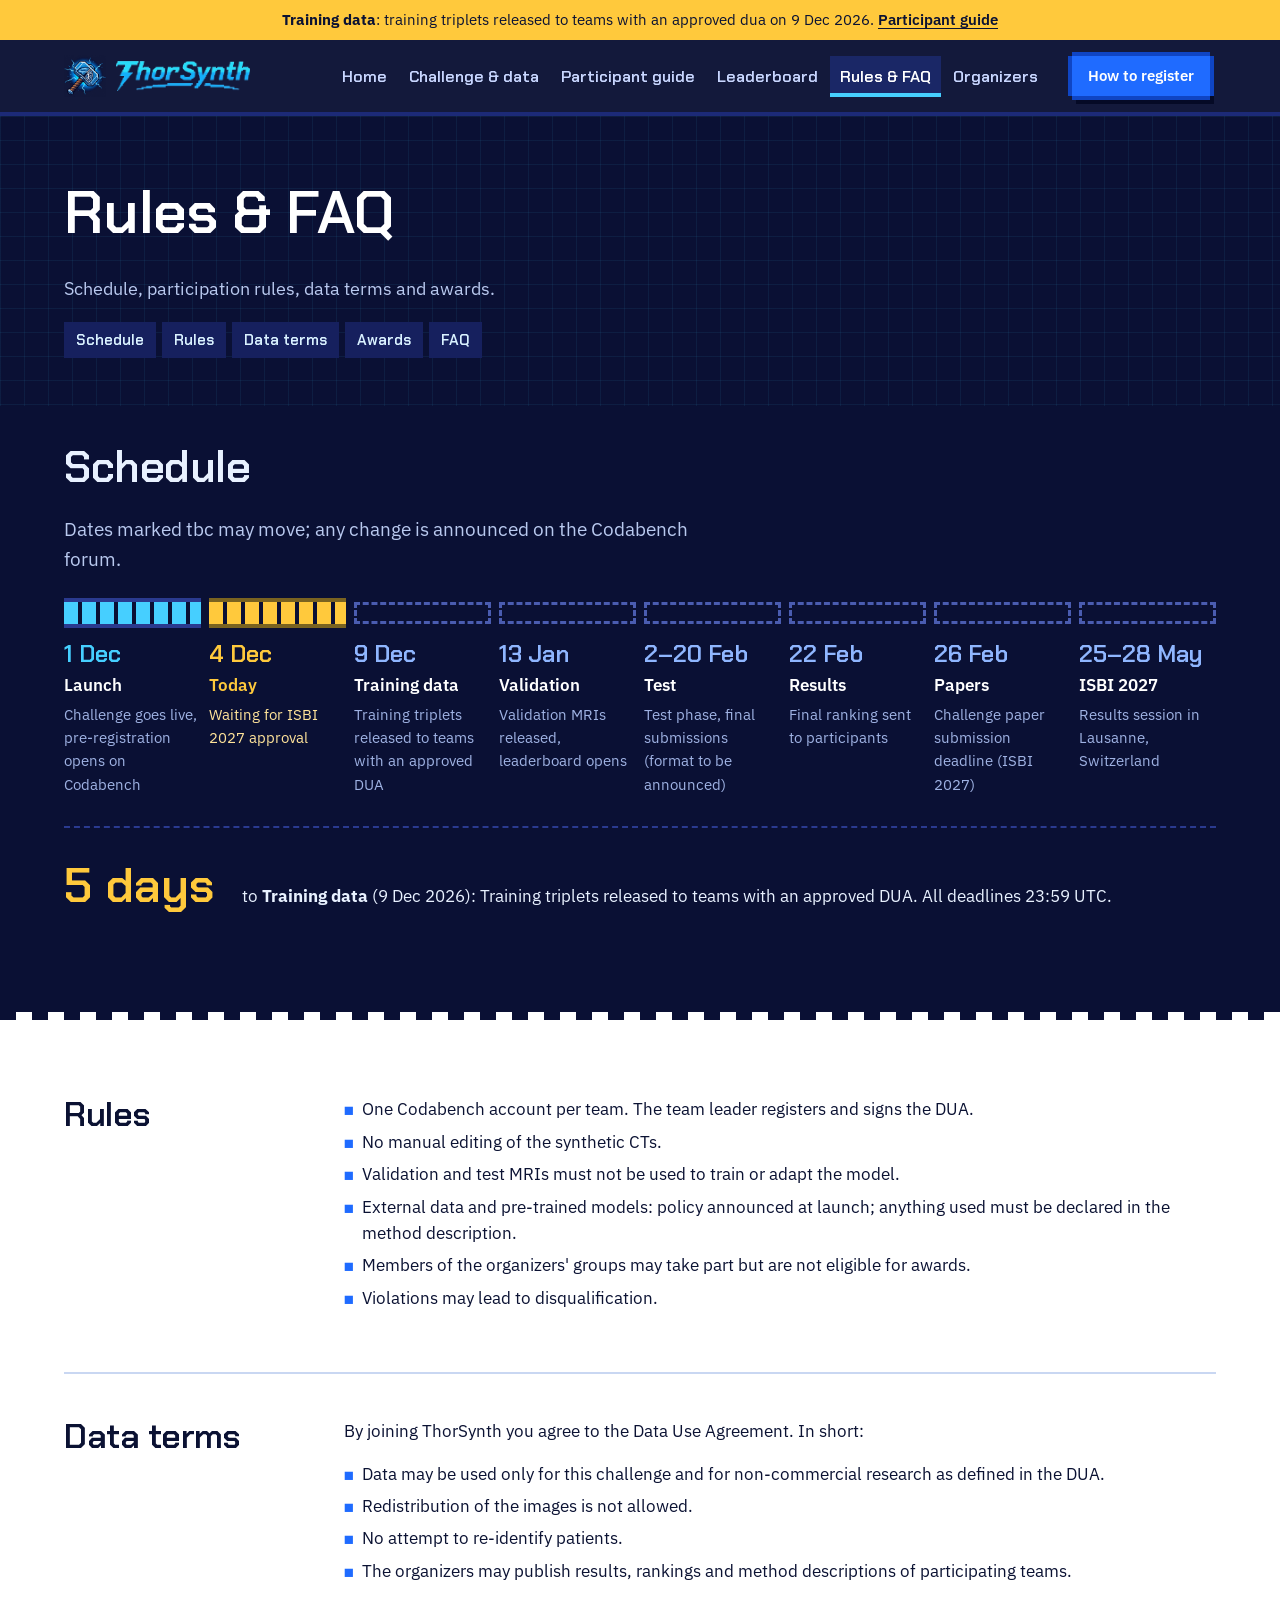
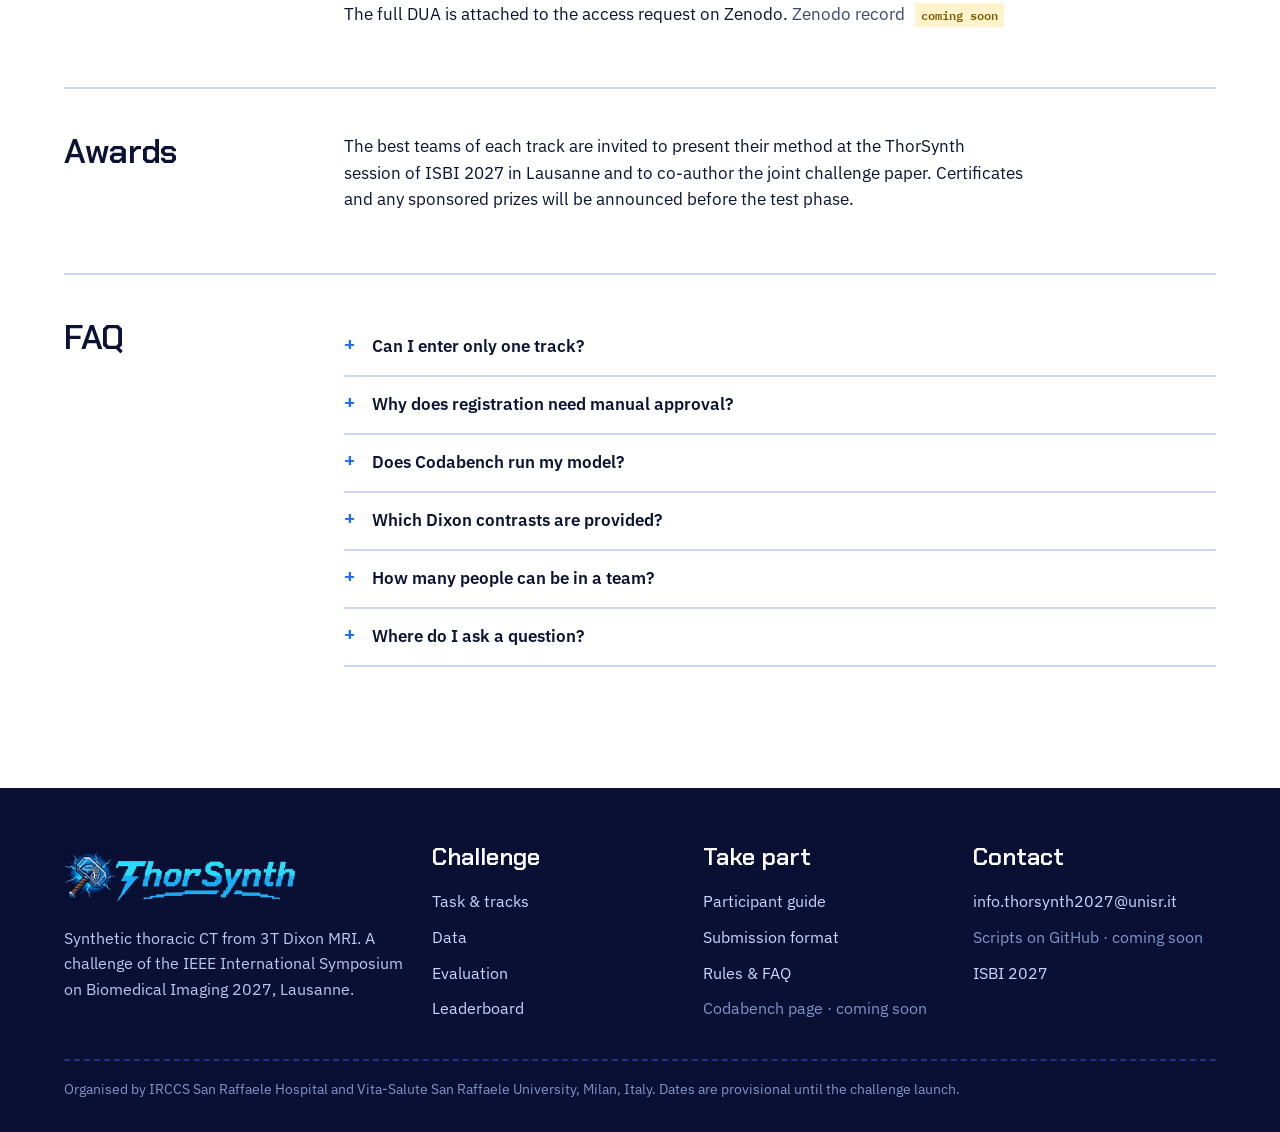
<file: rules.html>
<!DOCTYPE html>
<html lang="en">
<head>
<meta charset="utf-8">
<meta name="viewport" content="width=device-width, initial-scale=1">
<title>ThorSynth Rules & FAQ</title>
<link rel="icon" href="assets/favicon.png">
<link rel="preconnect" href="https://fonts.googleapis.com"><link rel="preconnect" href="https://fonts.gstatic.com" crossorigin>
<link href="https://fonts.googleapis.com/css2?family=IBM+Plex+Mono:wght@400;600&family=IBM+Plex+Sans:wght@400;600&family=Chakra+Petch:wght@600&display=swap" rel="stylesheet">
<link rel="stylesheet" href="assets/site.css">
</head>
<body data-page="rules">
<main>
  <header class="page-head">
    <div class="wrap">
      <h1>Rules & FAQ</h1>
      <p>Schedule, participation rules, data terms and awards.</p>
      <nav class="toc" aria-label="On this page"><a href="#schedule">Schedule</a><a href="#rules">Rules</a><a href="#terms">Data terms</a><a href="#awards">Awards</a><a href="#faq">FAQ</a></nav>
    </div>
  </header>

  <section class="band dark" id="schedule" style="padding-top:clamp(24px,3vw,40px)">
    <div class="wrap">
      <div class="head"><div><h2>Schedule</h2><p class="lede">Dates marked tbc may move; any change is announced on the Codabench forum.</p></div></div>
      <div class="lvl" id="timeline"></div>
      <div class="next" id="next"></div>
    </div>
  </section>
  <div class="steps-edge" aria-hidden="true"></div>

  <section class="band"><div class="wrap">
    <div class="sec" id="rules">
      <h2>Rules</h2>
      <div>
        <ul class="clean">
          <li>One Codabench account per team. The team leader registers and signs the DUA.</li>
          <li>No manual editing of the synthetic CTs.</li>
          <li>Validation and test MRIs must not be used to train or adapt the model.</li>
          <li>External data and pre-trained models: policy announced at launch; anything used must be declared in the method description.</li>
          <li>Members of the organizers' groups may take part but are not eligible for awards.</li>
          <li>Violations may lead to disqualification.</li>
        </ul>
      </div>
    </div>

    <div class="sec" id="terms">
      <h2>Data terms</h2>
      <div>
        <p>By joining ThorSynth you agree to the Data Use Agreement. In short:</p>
        <ul class="clean">
          <li>Data may be used only for this challenge and for non-commercial research as defined in the DUA.</li>
          <li>Redistribution of the images is not allowed.</li>
          <li>No attempt to re-identify patients.</li>
          <li>The organizers may publish results, rankings and method descriptions of participating teams.</li>
        </ul>
        <p>The full DUA is attached to the access request on Zenodo. <a class="more" data-link="dataHost" href="#">Zenodo record ›</a></p>
      </div>
    </div>

    <div class="sec" id="awards">
      <h2>Awards</h2>
      <div>
        <p>The best teams of each track are invited to present their method at the ThorSynth session of ISBI 2027 in Lausanne and to co-author the joint challenge paper. Certificates and any sponsored prizes will be announced before the test phase.</p>
      </div>
    </div>

    <div class="sec" id="faq">
      <h2>FAQ</h2>
      <div>
        <details><summary>Can I enter only one track?</summary><p>Yes. Submit synthetic CTs only for that track. Each track has its own ranking.</p></details>
        <details><summary>Why does registration need manual approval?</summary><p>The images are clinical data. Access is granted only after the team leader's signed Data Use Agreement is received and checked.</p></details>
        <details><summary>Does Codabench run my model?</summary><p>Not in the validation phase: you upload synthetic CTs and the scoring program evaluates them. The test phase will require a Docker container with your method; details will be announced later.</p></details>
        <details><summary>Which Dixon contrasts are provided?</summary><p>The final list is published with the training data release.</p></details>
        <details><summary>How many people can be in a team?</summary><p>There is no fixed limit, but each person may belong to one team only.</p></details>
        <details><summary>Where do I ask a question?</summary><p>On the Codabench forum, so all teams see the answer. Account and DUA matters: <a data-email href="#"></a>.</p></details>
      </div>
    </div>
  </div></section>
</main>
<script src="assets/config.js"></script>
<script src="assets/site.js"></script>
</body>
</html>
</file>
<file: assets/site.css>
/* VOICE   professional challenge site with an 8-bit accent, calm enough for a scientific audience
   IDEA    an 8-bit game screen: the logo is the title card, the timeline is a level bar, steps are levels
   PICTURE the ThorSynth hammer and the original pixel wordmark, large in the hero
   COLOUR  logo night navy ground, electric blue lead, ice cyan support, lightning yellow only for "now"
   TYPE    heading face in --hf (preview switcher), wordmark as image, IBM Plex Sans for text, IBM Plex Mono for code
   LAYOUT  dark bands (nav, hero, timeline, footer) alternating with white reading bands */

:root {
  color-scheme: light;
  --night: #0a1034;
  --deep: #121b52;
  --panel: #18246a;
  --blue: #1f6bff;
  --blue-d: #0f45c4;
  --cyan: #46cfff;
  --ice: #d9f1ff;
  --bolt: #ffc93c;
  --paper: #ffffff;
  --mist: #eef5ff;
  --ink: #0b1233;
  --ink-2: #3b4670;
  --line: #c9d7f2;
  --px: 4px;
  --max: 1180px;
  --hf: "Chakra Petch";
  --hs: 1;
  --hw: 600;
}
:root[data-theme=dark], :root[data-theme=light] { color-scheme: light; }
* { box-sizing: border-box; min-width: 0; }
html { scroll-padding-top: 84px; scroll-behavior: smooth; }
body { margin: 0; background: var(--paper); color: var(--ink); font: 16.5px/1.6 "IBM Plex Sans", system-ui, sans-serif; overflow-x: clip; }
img { max-width: 100%; }
a { color: var(--blue-d); text-underline-offset: 3px; }
a:focus-visible, button:focus-visible { outline: 3px solid var(--bolt); outline-offset: 3px; }
h1, h2, h3 { font-family: var(--hf), "IBM Plex Sans", sans-serif; font-weight: var(--hw); line-height: 1.08; letter-spacing: -.01em; margin: 0 0 .5em; text-wrap: balance; }
h1 { font-size: calc(clamp(44px, 7vw, 84px) * var(--hs)); }
h2 { font-size: calc(clamp(30px, 4vw, 44px) * var(--hs)); }
h3 { font-size: calc(22px * var(--hs)); }
p { margin: 0 0 1em; max-width: 68ch; }
code, pre { font-family: "IBM Plex Mono", ui-monospace, monospace; font-size: 14px; }
code { overflow-wrap: anywhere; }
.wrap { max-width: var(--max); margin: 0 auto; }
.band { padding: clamp(40px, 6vw, 88px) max(5vw, 16px); }
.dark { background: var(--night); color: #e8f1ff; }
.dark a { color: var(--cyan); }
.mist { background: var(--mist); }
.lede { font-size: 19px; color: var(--ink-2); max-width: 60ch; }
.dark .lede { color: #b9c9ef; }
.small { font-size: 14px; color: var(--ink-2); }
.dark .small { color: #9fb2e3; }
.nowrap { white-space: nowrap; }

/* pixel frame: notched corners, as on an 8-bit UI */
.px { position: relative; background: var(--paper); box-shadow: 0 calc(var(--px) * -1) 0 0 var(--c, var(--ink)), 0 var(--px) 0 0 var(--c, var(--ink)), calc(var(--px) * -1) 0 0 0 var(--c, var(--ink)), var(--px) 0 0 0 var(--c, var(--ink)); margin: var(--px); }
.px.lift { box-shadow: 0 calc(var(--px) * -1) 0 0 var(--c, var(--ink)), 0 var(--px) 0 0 var(--c, var(--ink)), calc(var(--px) * -1) 0 0 0 var(--c, var(--ink)), var(--px) 0 0 0 var(--c, var(--ink)), var(--px) calc(var(--px) * 2) 0 0 var(--sh, #b7c8ee), calc(var(--px) * 2) var(--px) 0 0 var(--sh, #b7c8ee); }
.dark .px { background: var(--deep); --c: #3954b8; --sh: #050820; }

/* buttons */
.btn { --c: var(--blue-d); display: inline-flex; align-items: center; gap: 10px; min-height: 48px; padding: 10px 22px; margin: 6px; font: 600 16px/1.2 "IBM Plex Sans", sans-serif; text-decoration: none; color: #fff; background: var(--blue); border: 0; cursor: pointer; box-shadow: 0 -4px 0 0 var(--c), 0 4px 0 0 var(--c), -4px 0 0 0 var(--c), 4px 0 0 0 var(--c), 4px 8px 0 0 #050a26; transition: transform .08s; }
.btn:hover { background: #3a7dff; }
.btn:active { transform: translate(3px, 3px); }
.btn.ghost { background: transparent; color: inherit; --c: currentColor; box-shadow: 0 -2px 0 0 var(--c), 0 2px 0 0 var(--c), -2px 0 0 0 var(--c), 2px 0 0 0 var(--c); }
.dark .btn.ghost { color: var(--ice); }
.btn.ghost:hover { background: rgba(70, 207, 255, .12); }
.btn .arr { font-family: var(--hf), sans-serif; }
.btn[aria-disabled=true] { background: #44507f; cursor: default; }
.btn-row { display: flex; flex-wrap: wrap; gap: 8px; margin: 22px -6px 0; }

/* announce + nav */
.announce { background: var(--bolt); color: var(--ink); font-size: 15px; padding: 8px max(5vw, 16px); text-align: center; }
.announce a { color: var(--ink); font-weight: 600; }
.nav { position: sticky; top: 0; z-index: 20; background: rgba(10, 16, 52, .96); backdrop-filter: blur(6px); border-bottom: 4px solid #1c2a78; }
.nav .wrap { display: flex; align-items: center; gap: 18px; padding: 10px max(5vw, 16px); max-width: calc(var(--max) + 10vw); }
.brand { display: flex; align-items: center; gap: 10px; text-decoration: none; }
.brand .m { width: 42px; height: 42px; }
.brand .w { height: 30px; width: auto; }
.links { display: flex; gap: 2px; margin-left: auto; flex-wrap: wrap; }
.links a { color: #c8d6ff; text-decoration: none; padding: 10px 12px; font: var(--hw) calc(16px * var(--hs)) var(--hf), sans-serif; }
.links a:hover, .links a[aria-current=page] { color: #fff; background: #1a2766; }
.links a[aria-current=page] { box-shadow: inset 0 -4px 0 var(--cyan); }
.nav .btn { min-height: 40px; padding: 6px 16px; font-size: 15px; white-space: nowrap; flex: none; }
@media (min-width: 1101px) { .links { flex-wrap: nowrap; } .links a { padding: 10px 10px; white-space: nowrap; } }
.menu { display: none; margin-left: auto; background: none; border: 0; color: #fff; font: 600 16px var(--hf), sans-serif; min-height: 44px; padding: 0 10px; cursor: pointer; }
@media (max-width: 1100px) {
  .menu { display: block; }
  .links { display: none; position: absolute; left: 0; right: 0; top: 100%; flex-direction: column; background: var(--night); padding: 8px max(5vw, 16px) 16px; border-bottom: 4px solid #1c2a78; }
  .nav.open .links { display: flex; }
  .nav .cta { display: none; }
}

/* hero */
.hero { background: radial-gradient(60% 70% at 72% 45%, #1b3aa8 0%, rgba(27, 58, 168, 0) 70%), linear-gradient(var(--night), var(--night)); position: relative; overflow: hidden; }
.hero::before { content: ""; position: absolute; inset: 0; background-image: linear-gradient(rgba(70, 207, 255, .07) 1px, transparent 1px), linear-gradient(90deg, rgba(70, 207, 255, .07) 1px, transparent 1px); background-size: 24px 24px; pointer-events: none; }
.hero .wrap { position: relative; display: grid; grid-template-columns: minmax(0, 1.1fr) minmax(0, 1fr); gap: clamp(24px, 4vw, 56px); align-items: center; }
.hero .lede { color: #c3d2f7; }
.hero h1 { margin: 0 0 .3em; font-size: 1px; line-height: 1; }
.hero h1 img { display: block; width: min(100%, 560px); height: auto; filter: drop-shadow(0 0 22px rgba(70, 207, 255, .35)); }
.hero .sub { font: var(--hw) calc(clamp(24px, 3vw, 34px) * var(--hs))/1.15 var(--hf), sans-serif; color: #fff; margin: 0 0 .6em; text-wrap: balance; }
.hammer { position: relative; }
.hammer img { display: block; width: 100%; height: auto; -webkit-mask-image: radial-gradient(closest-side, #000 72%, transparent 100%); mask-image: radial-gradient(closest-side, #000 72%, transparent 100%); }
@media (max-width: 860px) { .hammer { max-width: 300px; margin: 0 auto; order: -1; } }
.facts { display: flex; flex-wrap: wrap; gap: 10px 22px; margin: 18px 0 0; padding: 0; list-style: none; color: #c3d2f7; font-size: 15px; }
.facts b { color: #fff; font-weight: 600; }
@media (max-width: 860px) { .hero .wrap { grid-template-columns: minmax(0, 1fr); } }

/* stair-step edge between bands */
.steps-edge { height: 16px; background: linear-gradient(90deg, var(--night) 50%, transparent 50%) 0 8px / 32px 8px repeat-x, linear-gradient(var(--night), var(--night)) 0 0 / 100% 8px no-repeat; }
.steps-edge.up { transform: scaleY(-1); }

/* grids & cards */
.grid { display: grid; gap: 28px; }
.g2 { grid-template-columns: repeat(2, minmax(0, 1fr)); }
.g3 { grid-template-columns: repeat(3, minmax(0, 1fr)); }
.g4 { grid-template-columns: repeat(4, minmax(0, 1fr)); }
@media (max-width: 900px) { .g3, .g4 { grid-template-columns: repeat(2, minmax(0, 1fr)); } }
@media (max-width: 600px) { .g2, .g3, .g4 { grid-template-columns: minmax(0, 1fr); } }
.card { padding: 24px; }
.card h3 { margin-bottom: .35em; }
.card p:last-child { margin-bottom: 0; }
.head { display: flex; justify-content: space-between; align-items: end; gap: 20px; flex-wrap: wrap; margin-bottom: 28px; }
.head p { margin: 0; }

/* track cards */
.tag { display: inline-block; font: 600 13px "IBM Plex Mono", monospace; background: var(--ice); color: var(--blue-d); padding: 2px 8px; margin-bottom: 8px; }

/* level bar timeline */
.lvl { display: grid; grid-template-columns: repeat(var(--n), minmax(0, 1fr)); gap: 8px; margin: 28px 0 10px; }
.lvl .stop { position: relative; }
.lvl .bar { height: 22px; }
.lvl .stop.done .bar { background: repeating-linear-gradient(90deg, var(--cyan) 0 14px, #0a1034 14px 18px); box-shadow: 0 -4px 0 0 #2a3a8f, 0 4px 0 0 #2a3a8f; }
.lvl .stop.now .bar { background: repeating-linear-gradient(90deg, var(--bolt) 0 14px, #0a1034 14px 18px); box-shadow: 0 -4px 0 0 #7a6320, 0 4px 0 0 #7a6320; }
.lvl .stop.future .bar { background: none; outline: 3px dashed #4a5cb0; outline-offset: -3px; }
.lvl .when { font: var(--hw) calc(clamp(20px, 2vw, 24px) * var(--hs))/1.15 var(--hf), sans-serif; color: var(--cyan); margin-top: 16px; }
.lvl .stop.future .when { color: #8fb6ff; }
.lvl .stop.now .when { color: var(--bolt); }
.lvl .tbc { font: 600 12px "IBM Plex Mono", monospace; color: #9fb2e3; border: 1px dashed #6577c4; padding: 1px 5px; margin-left: 6px; vertical-align: middle; }
.lvl .what { font-weight: 600; color: #fff; margin-top: 4px; font-size: 17px; }
.lvl .txt { font-size: 14.5px; color: #9fb2e3; margin-top: 4px; }
.lvl .stop.today .what { color: var(--bolt); }
.lvl .stop.today .txt { color: #ffe39a; }
.lvl .you { position: absolute; top: -40px; left: 0; width: 32px; height: 32px; }
.next { display: flex; flex-wrap: wrap; gap: 8px 28px; align-items: baseline; margin-top: 30px; padding-top: 22px; border-top: 2px dashed #2a3a8f; }
.next .big { font: var(--hw) calc(clamp(32px, 5vw, 48px) * var(--hs)) var(--hf), sans-serif; color: var(--bolt); white-space: nowrap; }
@media (max-width: 1100px) and (min-width: 761px) { .lvl .txt { font-size: 13.5px; } .lvl .when { font-size: calc(19px * var(--hs)); white-space: normal; } }
@media (max-width: 760px) {
  .lvl { grid-template-columns: minmax(0, 1fr); gap: 0; margin-top: 10px; }
  .lvl .stop { display: grid; grid-template-columns: 16px minmax(0, 1fr); column-gap: 18px; padding-bottom: 20px; }
  .lvl .bar { grid-row: 1 / span 3; height: auto; width: 12px; }
  .lvl .stop.done .bar { box-shadow: -4px 0 0 0 #2a3a8f, 4px 0 0 0 #2a3a8f; background: repeating-linear-gradient(var(--cyan) 0 10px, #0a1034 10px 14px); }
  .lvl .stop.now .bar { box-shadow: -4px 0 0 0 #7a6320, 4px 0 0 0 #7a6320; background: repeating-linear-gradient(var(--bolt) 0 10px, #0a1034 10px 14px); }
  .lvl .when { margin-top: 0; }
  .lvl .you { display: none; }
}

/* quest steps */
.quest { counter-reset: q; }
.quest .card { display: flex; flex-direction: column; }
.quest .lv { font: 600 15px var(--hf), sans-serif; color: var(--blue); margin-bottom: 6px; }
.quest .card .more { margin-top: auto; padding-top: 12px; font-weight: 600; }

/* tables */
.scroll { overflow-x: auto; }
table.t { width: 100%; border-collapse: collapse; font-size: 15.5px; }
.t th, .t td { padding: 11px 12px; border-bottom: 1px solid var(--line); text-align: left; vertical-align: top; }
.t thead th { background: var(--night); color: #fff; font-weight: 600; border: 0; }
.t td.n, .t th.n { text-align: right; font-variant-numeric: tabular-nums; white-space: nowrap; }
.t tr.me td { background: #fff6d6; }
@media (max-width: 600px) {
  .t { font-size: 13.5px; } .t th, .t td { padding: 8px 6px; }
  .stack thead { display: none; } .stack tr { display: grid; padding-block: 10px; border-bottom: 1px solid var(--line); }
  .stack td { display: flex; justify-content: space-between; gap: 12px; border: 0; padding: 3px 0; text-align: right; }
  .stack td::before { content: attr(data-l); font-weight: 600; text-align: left; color: var(--ink-2); }
}

/* code */
.code { position: relative; background: #070b26; color: #d6e6ff; padding: 18px 20px; overflow-x: auto; margin: 4px 4px 20px; box-shadow: 0 -4px 0 0 #1c2a78, 0 4px 0 0 #1c2a78, -4px 0 0 0 #1c2a78, 4px 0 0 0 #1c2a78; }
.code pre { margin: 0; }
.copy { position: absolute; top: 8px; right: 8px; font: 600 13px "IBM Plex Sans", sans-serif; background: #1a2766; color: #fff; border: 0; padding: 8px 12px; min-height: 36px; cursor: pointer; }

/* page header for inner pages */
.page-head { background: var(--night); color: #fff; padding: clamp(36px, 5vw, 64px) max(5vw, 16px) clamp(28px, 4vw, 48px); position: relative; overflow: hidden; }
.page-head::before { content: ""; position: absolute; inset: 0; background-image: linear-gradient(rgba(70, 207, 255, .07) 1px, transparent 1px), linear-gradient(90deg, rgba(70, 207, 255, .07) 1px, transparent 1px); background-size: 24px 24px; }
.page-head .wrap { position: relative; }
.page-head h1 { font-size: calc(clamp(38px, 5.5vw, 60px) * var(--hs)); }
.page-head p { color: #b9c9ef; font-size: 18px; }
.toc { display: flex; gap: 6px; flex-wrap: wrap; margin-top: 18px; }
.toc a { color: var(--ice); text-decoration: none; padding: 8px 12px; background: #16205e; font: var(--hw) calc(15px * var(--hs)) var(--hf), sans-serif; }
.toc a:hover { background: #22308a; }

/* prose sections */
.sec { display: grid; grid-template-columns: 240px minmax(0, 1fr); gap: 40px; padding: 44px 0; border-top: 2px solid var(--line); }
.sec:first-child { border-top: 0; padding-top: 0; }
.sec > h2 { font-size: calc(clamp(26px, 3vw, 34px) * var(--hs)); }
@media (max-width: 820px) { .sec { grid-template-columns: minmax(0, 1fr); gap: 8px; } }
ul.clean { padding-left: 1.1em; margin: 0 0 1em; } ul.clean li { margin-bottom: 6px; }
ul.clean li::marker { content: "▪  "; color: var(--blue); }
.note { background: var(--mist); padding: 14px 18px; border-left: 6px solid var(--blue); margin: 0 0 1.2em; font-size: 15.5px; }
.note.warn { border-color: var(--bolt); background: #fff8e1; }
.chips { display: flex; flex-wrap: wrap; gap: 8px; margin: 0 0 1em; padding: 0; list-style: none; }
.chips li { background: var(--ice); color: var(--blue-d); padding: 6px 12px; font-weight: 600; font-size: 14.5px; }

/* leaderboard */
.tabs { display: flex; flex-wrap: wrap; gap: 6px; margin-bottom: 14px; }
.tabs button { font: 600 15px "IBM Plex Sans", sans-serif; min-height: 44px; padding: 8px 16px; border: 0; background: var(--mist); color: var(--ink); cursor: pointer; }
.tabs button[aria-pressed=true] { background: var(--night); color: #fff; box-shadow: inset 0 -4px 0 var(--cyan); }

/* people */
.person { padding: 20px; }
.person .ini { width: 56px; height: 56px; display: grid; place-items: center; font: 600 22px var(--hf), sans-serif; color: #fff; background: var(--blue); margin-bottom: 12px; box-shadow: 4px 4px 0 var(--night); }
.person h3 { font-size: 19px; margin-bottom: 2px; font-family: "IBM Plex Sans", sans-serif; font-weight: 600; letter-spacing: 0; }
.person p { font-size: 14.5px; color: var(--ink-2); margin: 0; }

/* FAQ */
details { border-bottom: 2px solid var(--line); padding: 14px 0; }
summary { cursor: pointer; font-weight: 600; font-size: 17px; list-style: none; display: flex; gap: 12px; min-height: 28px; }
summary::before { content: "+"; font: 600 20px/1 var(--hf), sans-serif; color: var(--blue); width: 16px; flex: none; }
details[open] summary::before { content: "−"; }
details p { margin: 10px 0 0 28px; }

/* footer */
.foot { background: var(--night); color: #b9c9ef; padding: 56px max(5vw, 16px) 32px; font-size: 16px; }
.foot .wrap { display: grid; grid-template-columns: 1.4fr 1fr 1fr 1fr; gap: 28px; }
.foot h4 { font: var(--hw) calc(24px * var(--hs))/1.1 var(--hf), sans-serif; color: #fff; margin: 0 0 14px; }
.foot .brand .w { height: 40px; }
.foot .brand .m { width: 52px; height: 52px; }
.foot a { color: #c8d6ff; display: block; padding: 5px 0; text-decoration: none; }
.foot a:hover { color: #fff; text-decoration: underline; }
.foot .legal { max-width: var(--max); margin: 32px auto 0; padding-top: 18px; border-top: 2px dashed #24317c; font-size: 13.5px; color: #8094c9; }
@media (max-width: 820px) { .foot .wrap { grid-template-columns: repeat(2, minmax(0, 1fr)); } }
@media (max-width: 480px) { .foot .wrap { grid-template-columns: minmax(0, 1fr); } }

.mock { font-size: 13.5px; color: var(--ink-2); font-style: italic; }
@media (prefers-reduced-motion: reduce) { html { scroll-behavior: auto; } .btn { transition: none; } }
.dark a.btn:not(.ghost) { color: #fff; }

/* panes, specs, flows */
.pane { padding: 24px; display: flex; flex-direction: column; }
.pane h3 { margin-bottom: .3em; }
.pane .go { margin-top: auto; padding-top: 14px; font-weight: 600; }
.kicker { font: 600 14px "IBM Plex Mono", monospace; color: var(--blue); margin-bottom: 6px; }
.dark .kicker { color: var(--cyan); }
.big { font: var(--hw) calc(clamp(40px, 5vw, 56px) * var(--hs))/1 var(--hf), sans-serif; color: var(--blue-d); margin: 4px 0 10px; }
.spec { margin: 14px 0 0; display: grid; grid-template-columns: max-content minmax(0, 1fr); border-top: 2px solid var(--line); }
.spec dt, .spec dd { margin: 0; padding: 9px 0; border-bottom: 1px solid var(--line); }
.spec dt { font-size: 14px; color: var(--ink-2); padding-right: 18px; }
.spec dd { font-weight: 600; }
.badge { width: 44px; height: 44px; display: grid; place-items: center; background: var(--night); color: var(--cyan); font: 600 15px "IBM Plex Mono", monospace; margin-bottom: 14px; box-shadow: 4px 4px 0 var(--blue); }

.flow { display: grid; grid-template-columns: minmax(0, 1fr) 40px minmax(0, 1fr) 40px minmax(0, 1.1fr); align-items: center; gap: 6px; margin: 8px 0 6px; }
.flow .node { padding: 18px; }
.flow .node.ink { background: var(--night); color: #e8f1ff; --c: var(--blue); }
.flow .node.ink .small { color: #9fb2e3; }
.flow .node h3 { font-size: calc(19px * var(--hs)); margin: 0 0 4px; }
.flow .arrow { height: 12px; background: repeating-linear-gradient(90deg, var(--blue) 0 8px, transparent 8px 12px); position: relative; }
.flow .arrow::after { content: ""; position: absolute; right: -6px; top: -6px; border: 12px solid transparent; border-left-color: var(--blue); border-right: 0; }
.flow .outs { display: grid; gap: 14px; }
@media (max-width: 760px) {
  .flow { grid-template-columns: minmax(0, 1fr); }
  .flow .arrow { width: 12px; height: 30px; margin: 0 auto; background: repeating-linear-gradient(var(--blue) 0 8px, transparent 8px 12px); }
  .flow .arrow::after { right: -6px; top: auto; bottom: -10px; border: 12px solid transparent; border-top-color: var(--blue); border-bottom: 0; }
}

.split { display: flex; height: 54px; gap: 4px; margin: 10px 0 8px; }
.split div { display: flex; align-items: center; padding: 0 12px; color: #fff; font-weight: 600; font-size: 14.5px; white-space: nowrap; overflow: hidden; }
.split .tr { flex: 120; background: var(--blue); }
.split .va { flex: 15; background: var(--cyan); color: var(--ink); justify-content: center; padding: 0; }
.split .te { flex: 45; background: var(--night); }
.legend { display: flex; flex-wrap: wrap; gap: 4px 18px; font-size: 14px; color: var(--ink-2); margin-bottom: 22px; }

.metric { padding: 20px; }
.metric .abbr { font: var(--hw) calc(34px * var(--hs))/1 var(--hf), sans-serif; color: var(--night); }
.metric .dir { display: inline-block; margin-top: 10px; font: 600 13px "IBM Plex Mono", monospace; padding: 3px 8px; background: var(--ice); color: var(--blue-d); }
.metric .dir.tbd { background: #fff3cc; color: #7a5a00; }
.metric p { font-size: 14.5px; color: var(--ink-2); margin: 8px 0 0; }

.phases { display: grid; grid-template-columns: minmax(0, 1fr) 56px minmax(0, 1fr); align-items: stretch; }
.phases .link { align-self: center; height: 12px; background: repeating-linear-gradient(90deg, var(--blue) 0 8px, transparent 8px 12px); }
@media (max-width: 760px) { .phases { grid-template-columns: minmax(0, 1fr); } .phases .link { width: 12px; height: 34px; margin: 0 auto; background: repeating-linear-gradient(var(--blue) 0 8px, transparent 8px 12px); } }

.vt { list-style: none; margin: 0; padding: 0; position: relative; }
.vt::before { content: ""; position: absolute; left: 9px; top: 20px; bottom: 20px; width: 4px; background: repeating-linear-gradient(var(--line) 0 8px, transparent 8px 12px); }
.vt li { position: relative; display: grid; grid-template-columns: 22px minmax(0, 270px) minmax(0, 1fr); gap: 0 22px; padding: 16px 0; align-items: baseline; }
.vt .dot { width: 22px; height: 22px; background: var(--paper); box-shadow: 0 -3px 0 0 var(--line), 0 3px 0 0 var(--line), -3px 0 0 0 var(--line), 3px 0 0 0 var(--line); margin-top: 2px; position: relative; z-index: 1; }
.vt .past .dot { background: var(--cyan); box-shadow: 0 -3px 0 0 var(--blue), 0 3px 0 0 var(--blue), -3px 0 0 0 var(--blue), 3px 0 0 0 var(--blue); }
.vt .future .dot { background: transparent; box-shadow: none; outline: 3px dashed #9fb0d8; outline-offset: -3px; }
.vt .today .d, .vt .today b { color: #8a6500; }
.vt .now .dot { background: var(--bolt); box-shadow: 0 -3px 0 0 var(--ink), 0 3px 0 0 var(--ink), -3px 0 0 0 var(--ink), 3px 0 0 0 var(--ink); }
.vt .d { font: var(--hw) calc(clamp(20px, 2.2vw, 24px) * var(--hs))/1.2 var(--hf), sans-serif; color: var(--blue-d); white-space: nowrap; }
.vt b { font-size: 18px; }
.vt span.t { font-size: 16.5px; }
.vt .past .d { color: var(--ink-2); }
.vt b { display: block; }
.vt span.t { color: var(--ink-2); }
@media (max-width: 600px) { .vt li { grid-template-columns: 22px minmax(0, 1fr); } .vt li > div:last-child { grid-column: 2; } }


/* leaderboard: high-score board */
.board { background: var(--night); color: #e8f1ff; padding: 18px 24px 8px; margin: 4px 4px 12px; box-shadow: 0 -4px 0 0 #3954b8, 0 4px 0 0 #3954b8, -4px 0 0 0 #3954b8, 4px 0 0 0 #3954b8, 10px 12px 0 0 #b7c8ee; }
.board-top { display: flex; justify-content: space-between; align-items: baseline; gap: 12px; flex-wrap: wrap; padding-bottom: 12px; font: var(--hw) calc(20px * var(--hs)) var(--hf), sans-serif; color: var(--cyan); }
.board .small { font-family: "IBM Plex Sans", sans-serif; color: #8fb6ff; }
.hs thead th { background: none; color: #8fb6ff; font: 600 13px "IBM Plex Mono", monospace; border-bottom: 3px solid #2a3a8f; padding: 10px 12px; }
.hs td { border-bottom: 2px dashed #1f2b70; padding: 14px 12px; vertical-align: middle; color: #e8f1ff; }
.hs tr:last-child td { border-bottom: 0; }
.hs td.n { font: 500 15.5px "IBM Plex Mono", monospace; }
.hs .team { font-weight: 600; }
.hs tr.me td { background: rgba(70, 207, 255, .08); }
.hs tr.empty td { padding: 32px 12px; text-align: center; color: #9fb2e3; }
.rk { display: inline-grid; place-items: center; width: 38px; height: 38px; font: var(--hw) calc(18px * var(--hs)) var(--hf), sans-serif; color: #c8d6ff; box-shadow: inset 0 0 0 2px #3954b8; }
.rk1 { background: var(--bolt); color: var(--ink); box-shadow: 3px 3px 0 #9a7412; }
.rk2 { background: #cfdaf0; color: var(--ink); box-shadow: 3px 3px 0 #7d8bab; }
.rk3 { background: #e0955a; color: var(--ink); box-shadow: 3px 3px 0 #8f5228; }
.pill { margin-left: 10px; font: 600 12px "IBM Plex Mono", monospace; color: var(--cyan); border: 1px dashed var(--cyan); padding: 2px 6px; vertical-align: middle; }
@media (max-width: 600px) { .board { padding: 14px 12px 4px; } .hs { min-width: 520px; } .hs td, .hs thead th { padding: 10px 6px; } .rk { width: 30px; height: 30px; } .pill { display: none; } }

/* leaderboard notice before the validation phase */
.locked { padding: clamp(28px, 4vw, 48px); max-width: 860px; --c: var(--blue); }
.locked h2 { margin: 6px 0 12px; }
.locked p { font-size: 18px; color: var(--ink-2); }
#lb[hidden], .locked[hidden] { display: none; }

/* links not public yet */
.soon { cursor: default; }
.soon em { font: 600 12px "IBM Plex Mono", monospace; font-style: normal; color: #7a5a00; background: #fff3cc; padding: 2px 6px; margin-left: 6px; white-space: nowrap; }
a.more.soon, .more.soon, .go.soon { color: var(--ink-2); }
.btn.soon { background: #44507f; box-shadow: 0 -4px 0 0 #2a3566, 0 4px 0 0 #2a3566, -4px 0 0 0 #2a3566, 4px 0 0 0 #2a3566; }
.btn.soon:active { transform: none; }
.btn.ghost.soon { background: transparent; }
.soon-f { display: block; padding: 5px 0; color: #8094c9; }
</file>
